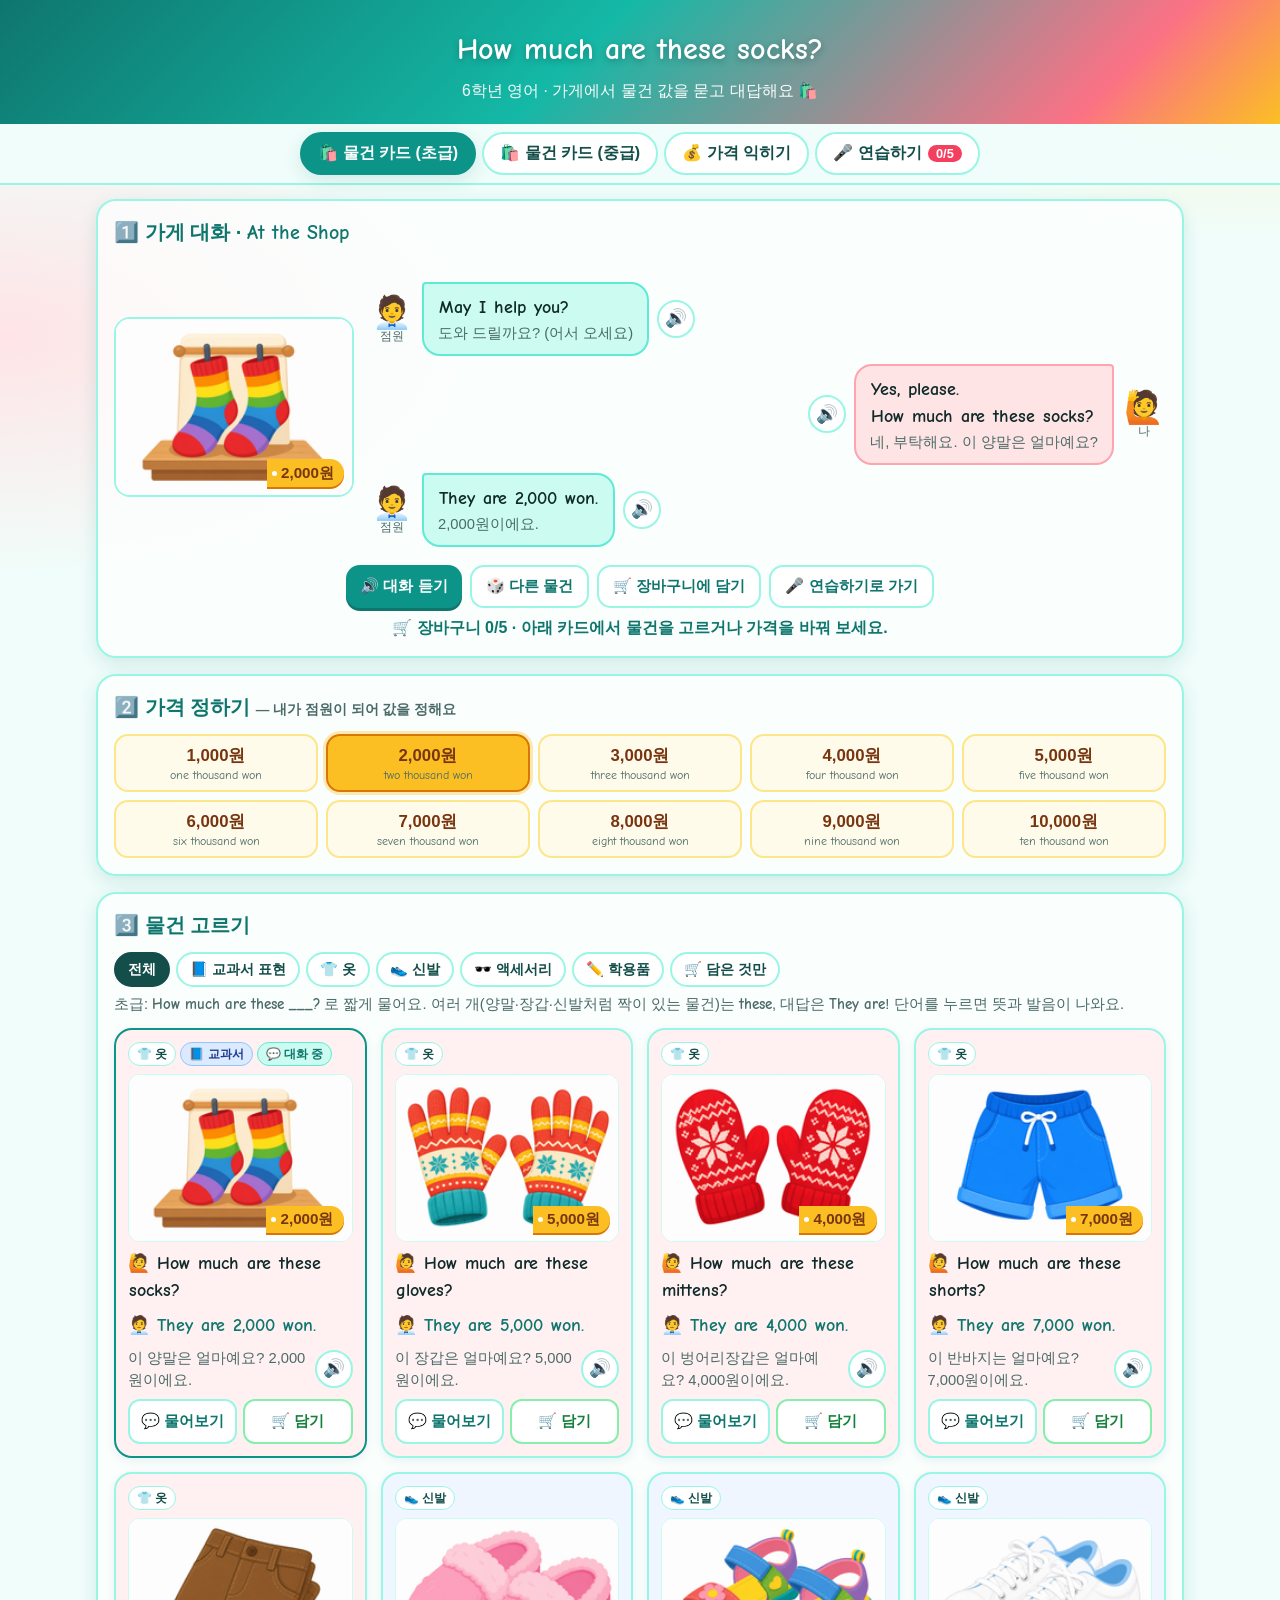
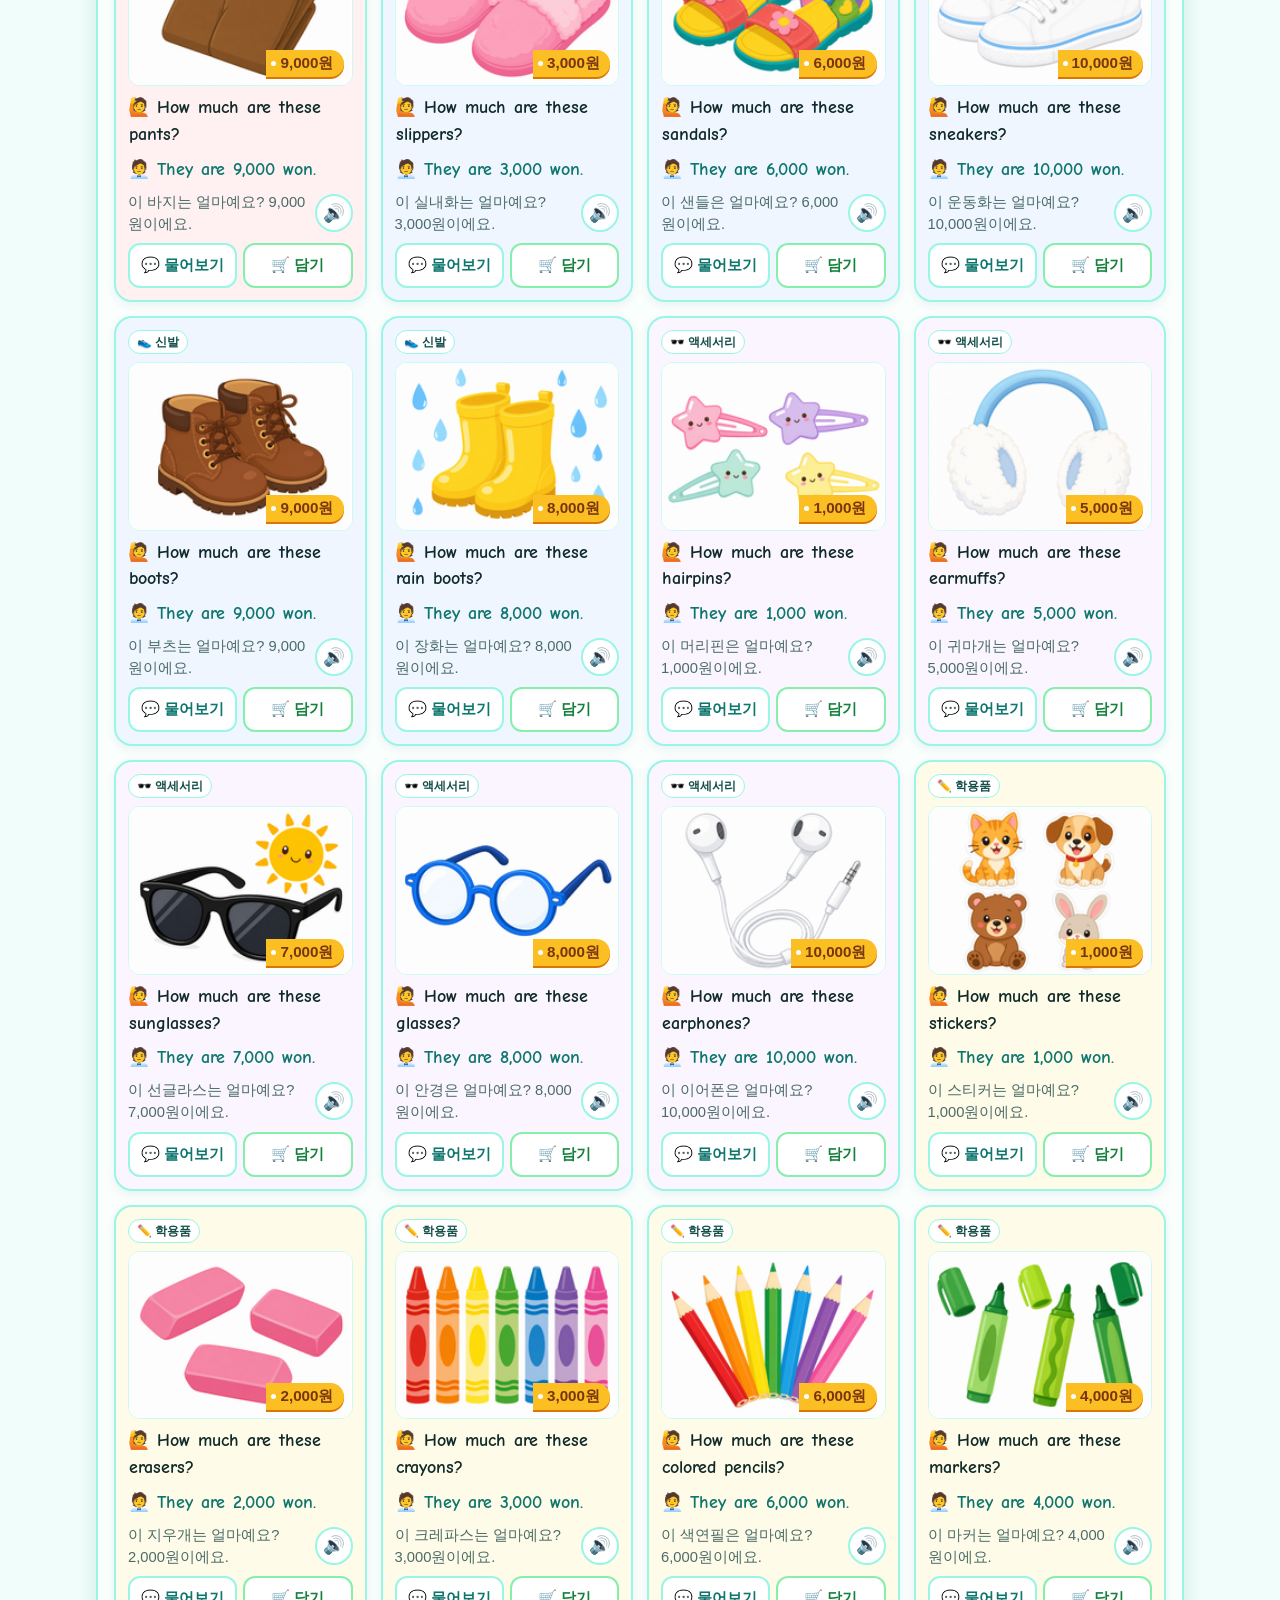
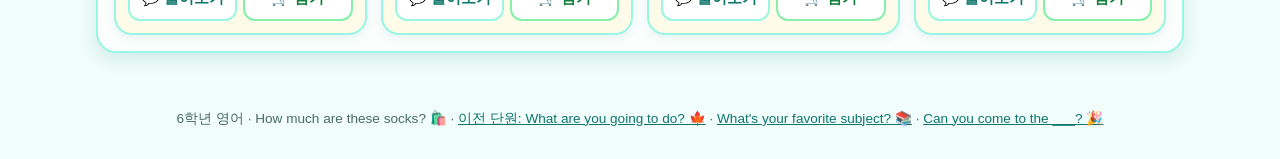
<file: index.html>
<!DOCTYPE html>
<html lang="ko">
<head>
  <meta charset="UTF-8" />
  <meta name="viewport" content="width=device-width, initial-scale=1.0" />
  <title>How much are these socks? · 물건 값 묻고 답하기</title>
  <link rel="stylesheet" href="https://hangeul.pstatic.net/hangeul_static/css/nanum-square-round.css" />
  <link rel="stylesheet" href="https://fonts.googleapis.com/css2?family=Comic+Neue:wght@400;700&display=swap" />
  <link rel="stylesheet" href="style.css" />
</head>
<body>
  <header class="app-header">
    <div class="floaters" aria-hidden="true">
      <span>🛍️</span><span>🧦</span><span>💰</span><span>👟</span><span>🪙</span><span>🧤</span><span>🛒</span><span>🕶️</span>
    </div>
    <h1><span class="en">How much are these socks?</span></h1>
    <p class="subtitle">6학년 영어 · 가게에서 물건 값을 묻고 대답해요 🛍️</p>
  </header>

  <nav class="tabs" role="tablist">
    <button class="tab-btn active" data-tab="easy" role="tab">🛍️ <span class="full">물건 카드 (초급)</span><span class="short">초급</span></button>
    <button class="tab-btn" data-tab="mid" role="tab">🛍️ <span class="full">물건 카드 (중급)</span><span class="short">중급</span></button>
    <button class="tab-btn" data-tab="price" role="tab">💰 <span class="full">가격 익히기</span><span class="short">가격</span></button>
    <button class="tab-btn" data-tab="practice" role="tab">🎤 <span class="full">연습하기</span><span class="short">연습</span> <span id="cart-count" class="tab-count">0/5</span></button>
  </nav>

  <main>
    <section id="tab-easy" class="tab-panel active" data-level="easy"></section>
    <section id="tab-mid" class="tab-panel" data-level="mid"></section>

    <section id="tab-price" class="tab-panel">
      <div class="block">
        <h2>💰 가격 10가지 · <span class="en">Prices</span></h2>
        <p class="hint">천 원 단위 가격이에요. 카드를 누르면 <b class="en">They are ___ won.</b> 으로 읽어 줘요. <b class="en">thousand</b> = 천(1,000)</p>
        <div id="price-grid" class="price-grid"></div>
      </div>
      <div class="block">
        <h2>🎧 가격 듣기 퀴즈</h2>
        <p class="hint">점원의 대답을 듣고 알맞은 가격을 골라요.</p>
        <div id="quiz" class="quiz"></div>
      </div>
    </section>

    <section id="tab-practice" class="tab-panel">
      <div class="block summary-block no-print">
        <div class="summary">
          <span class="stat">🎙️ 총 연습 <b id="sum-total">0</b>회</span>
          <span class="stat">📊 평균 정확도 <b id="sum-avg">-</b></span>
          <span class="stat">✅ 연습한 문장 <b id="sum-done">0/2</b></span>
        </div>
        <div class="btn-row">
          <button id="btn-clear" class="btn soft">🧹 기록 지우기</button>
          <button id="btn-listen-all" class="btn soft">🔊 전체 듣기</button>
          <button id="btn-print" class="btn soft">🖨️ 인쇄하기</button>
        </div>
        <p id="mic-support" class="hint"></p>
      </div>

      <div class="block greet-block">
        <h2>👋 인사하기 · <span class="en">Greeting</span></h2>
        <ol id="greet-list" class="plan-list"></ol>
      </div>

      <div class="block plan-block">
        <h2>🛒 나의 쇼핑 목록 · <span class="en">My Shopping List</span> <span id="cart-total" class="cart-total"></span></h2>
        <ol id="cart-list" class="plan-list"></ol>
      </div>
    </section>
  </main>

  <div id="word-popup" class="word-popup hidden" role="tooltip"></div>

  <footer class="app-footer no-print">
    6학년 영어 · How much are these socks? 🛍️ ·
    <a href="going-to/index.html">이전 단원: What are you going to do? 🍁</a> ·
    <a href="favorite-subject/index.html">What's your favorite subject? 📚</a> ·
    <a href="invite/index.html">Can you come to the ___? 🎉</a>
  </footer>

  <script src="data.js"></script>
  <script src="score.js"></script>
  <script src="app.js"></script>
</body>
</html>
</file>
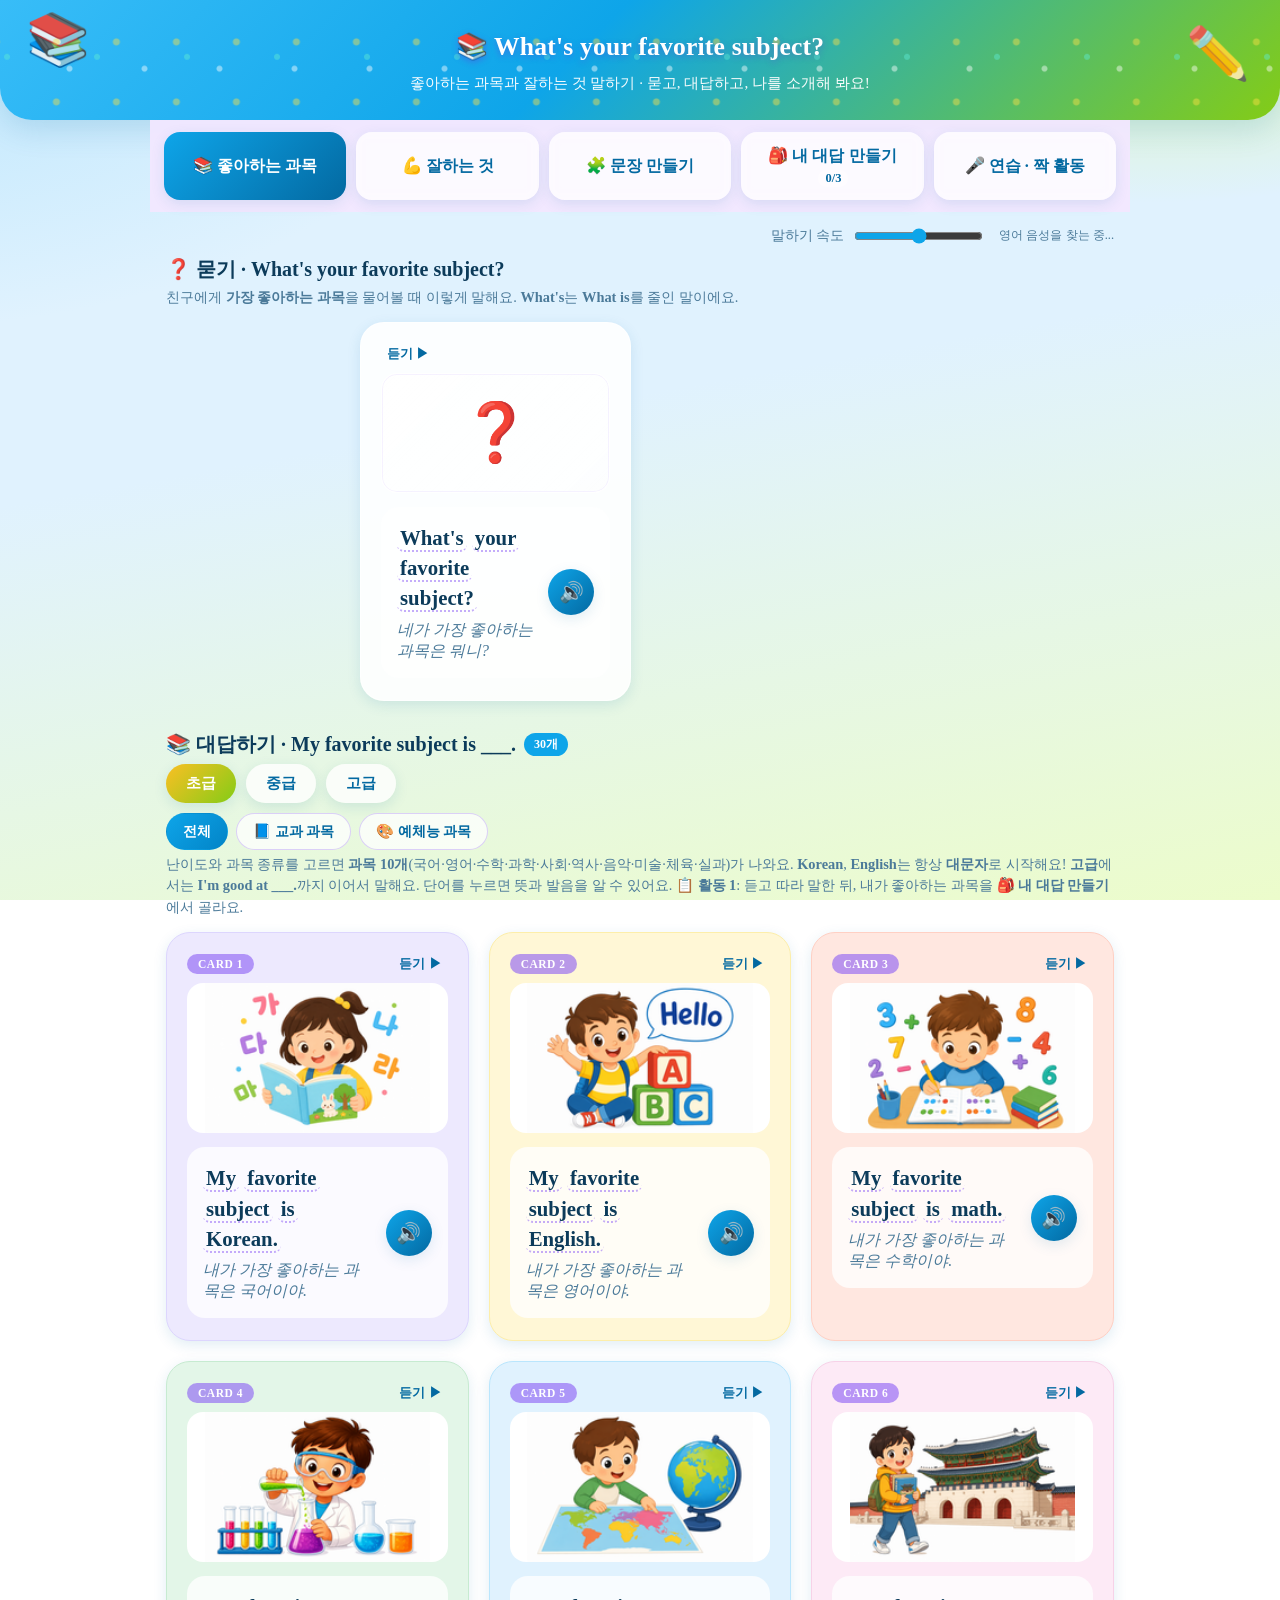
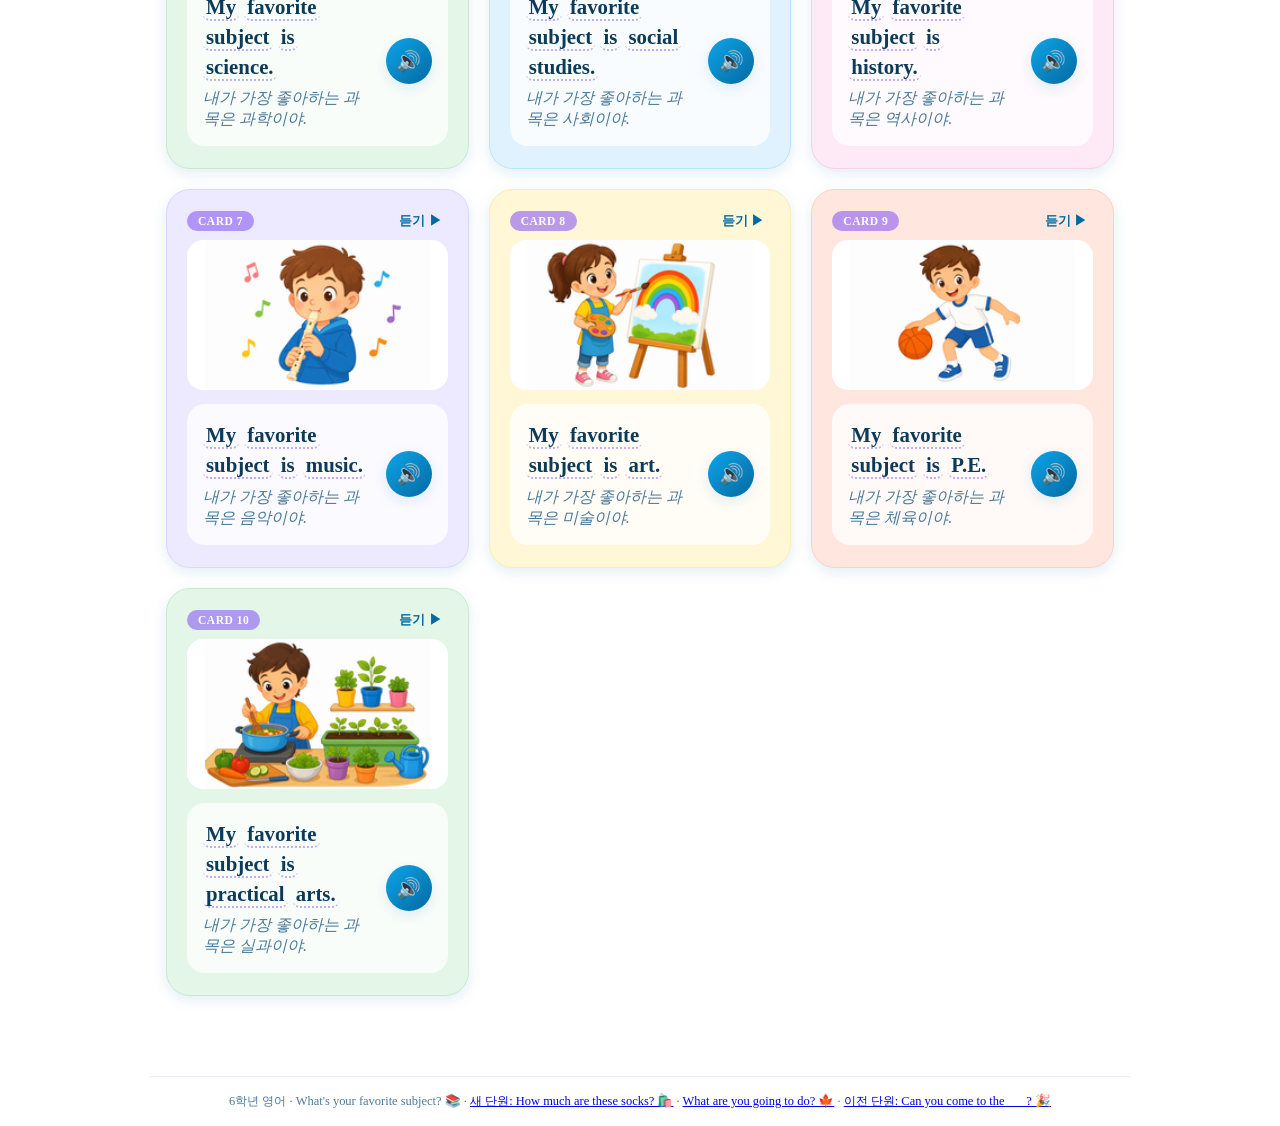
<file: favorite-subject/index.html>
<!DOCTYPE html>
<html lang="ko">
<head>
  <meta charset="UTF-8" />
  <meta name="viewport" content="width=device-width, initial-scale=1.0" />
  <title>What's your favorite subject? · 좋아하는 과목 말하기</title>
  <link rel="stylesheet" href="https://hangeul.pstatic.net/hangeul_static/css/nanum-square-round.css" />
  <link rel="stylesheet" href="style.css" />
  <style>
    /* 📚 학교 테마 — 기존 파티 테마 색만 바꿈 */
    :root {
      --bg1: #e0f2fe; --bg2: #ecfccb;
      --primary: #0ea5e9; --primary-dark: #0369a1;
      --accent: #84cc16; --sea: #0284c7;
      --text: #0c3b5a; --muted: #4b7a99;
      --ring: rgba(14, 165, 233, 0.4);
      --shadow: 0 10px 30px rgba(3, 105, 161, 0.16);
      --shadow-sm: 0 4px 14px rgba(3, 105, 161, 0.12);
    }
    body {
      background:
        radial-gradient(900px 500px at 90% -8%, #d9f99d 0%, transparent 55%),
        radial-gradient(1100px 600px at -10% 0%, #bae6fd 0%, transparent 55%),
        linear-gradient(170deg, var(--bg1) 0%, #e0f2fe 45%, var(--bg2) 100%);
      background-attachment: fixed;
    }
    .app-header { background: linear-gradient(135deg, #38bdf8 0%, #0ea5e9 45%, #84cc16 100%); }
    .question-card { max-width: 560px; margin: 0 auto; }
    /* Canva 그림: 잘리지 않게 전체 표시 */
    .card .photo { object-fit: contain; background: #fff; }
  </style>
</head>
<body>
  <header class="app-header">
    <div class="balloon balloon1">📚</div>
    <div class="balloon balloon2">✏️</div>
    <div class="confetti"></div>
    <h1>📚 What's your favorite subject?</h1>
    <p class="subtitle">좋아하는 과목과 잘하는 것 말하기 · 묻고, 대답하고, 나를 소개해 봐요!</p>
  </header>

  <nav class="tabs">
    <button class="tab-btn active" data-tab="suggest">📚 좋아하는 과목</button>
    <button class="tab-btn" data-tab="answer">💪 잘하는 것</button>
    <button class="tab-btn" data-tab="meet">🧩 문장 만들기</button>
    <button class="tab-btn" data-tab="build">🎒 내 대답 만들기 <span id="set-count" class="tab-count">0/3</span></button>
    <button class="tab-btn" data-tab="practice">🎤 연습 · 짝 활동</button>
  </nav>

  <div class="toolbar">
    <label class="speed-control">말하기 속도
      <input id="rate" type="range" min="0.6" max="1.1" step="0.05" value="0.85" />
    </label>
    <span id="voice-status" class="voice-status"></span>
  </div>

  <main>
    <!-- ===== 좋아하는 과목 (My favorite subject is ~.) ===== -->
    <section id="tab-suggest" class="tab-panel active">
      <div class="section-block">
        <h2>❓ 묻기 · What's your favorite subject?</h2>
        <p class="hint">친구에게 <b>가장 좋아하는 과목</b>을 물어볼 때 이렇게 말해요. <b>What's</b>는 <b>What is</b>를 줄인 말이에요.</p>
        <div id="question-grid" class="card-grid question-card"></div>
      </div>
      <div class="section-block">
        <h2>📚 대답하기 · My favorite subject is ___. <span class="count">30개</span></h2>
        <div class="level-switch">
          <button class="level-btn active" data-level="beginner">초급</button>
          <button class="level-btn" data-level="intermediate">중급</button>
          <button class="level-btn" data-level="advanced">고급</button>
        </div>
        <div class="cat-switch">
          <button class="cat-btn active" data-cat="all">전체</button>
          <button class="cat-btn" data-cat="main">📘 교과 과목</button>
          <button class="cat-btn" data-cat="arts">🎨 예체능 과목</button>
        </div>
        <p class="hint">난이도와 과목 종류를 고르면 <b>과목 10개</b>(국어·영어·수학·과학·사회·역사·음악·미술·체육·실과)가 나와요. <b>Korean</b>, <b>English</b>는 항상 <b>대문자</b>로 시작해요! <b>고급</b>에서는 <b>I'm good at ___.</b>까지 이어서 말해요. 단어를 누르면 뜻과 발음을 알 수 있어요. <b>📋 활동 1</b>: 듣고 따라 말한 뒤, 내가 좋아하는 과목을 <b>🎒 내 대답 만들기</b>에서 골라요.</p>
        <div id="suggestion-grid" class="card-grid five"></div>
      </div>
    </section>

    <!-- ===== 잘하는 것 (I'm good at ~.) ===== -->
    <section id="tab-answer" class="tab-panel">
      <p class="hint" style="margin-bottom:18px">💡 좋아하는 과목을 말한 뒤 <b>I'm good at ___.</b> 으로 <b>내가 잘하는 것</b>을 말해요. <b>I'm</b>은 <b>I am</b>을 줄인 말이고, <b>at</b> 뒤에는 <b>singing, dancing</b>처럼 <b>-ing</b> 모양이 와요.</p>
      <div class="section-block">
        <h2>💪 잘하는 것 · I'm good at ___. <span class="count">10개</span></h2>
        <p class="hint">카드를 보고 듣고 따라 말해요.</p>
        <div id="accept-grid" class="card-grid five"></div>
      </div>
      <div class="section-block">
        <h2>✍️ 빈칸 채우기 <span class="count">10개</span></h2>
        <p class="hint">내가 잘하는 것을 골라 빈칸을 채워요.</p>
        <div class="fill-box" id="refuse-fill">
          <div class="fill-pattern">I'm good at <span class="blank" id="refuse-blank">________</span>.</div>
          <div class="fill-ko" id="refuse-ko">나는 ________을(를) 잘해.</div>
          <div class="chip-group-title">💪 잘하는 것 (I'm good at ___.)</div>
          <div id="refuse-chips" class="chip-row wrap"></div>
          <div class="fill-actions" id="refuse-actions"></div>
        </div>
      </div>
    </section>

    <!-- ===== 문장 만들기 (My favorite subject is ~. I'm good at ~.) ===== -->
    <section id="tab-meet" class="tab-panel">
      <p class="hint" style="margin-bottom:18px">💡 <b>What's your favorite subject?</b> 라는 질문을 받으면 <b>좋아하는 과목</b>과 <b>잘하는 것</b>을 이어서 말해 봐요.</p>
      <div class="section-block">
        <h2>🧩 두 문장 이어 말하기 <span class="count">과목 10 · 잘하는 것 10</span></h2>
        <p class="hint">과목과 잘하는 것을 골라 빈칸을 채우면 문장이 완성돼요. 완성된 문장을 들어 보세요.</p>
        <div class="fill-box" id="meet-fill">
          <div class="fill-pattern">My favorite subject is <span class="blank" id="meet-place-blank">________</span><span id="meet-place-dot">.</span> I'm good at <span class="blank" id="meet-time-blank">________</span>.</div>
          <div class="fill-ko" id="meet-ko">내가 가장 좋아하는 과목은 ________이야. 나는 ________을(를) 잘해.</div>
          <div class="chip-group-title">📚 과목 (Subject)</div>
          <div id="meet-place-chips" class="chip-row wrap"></div>
          <div class="chip-group-title">💪 잘하는 것 (Good at)</div>
          <div id="meet-time-chips" class="chip-row wrap"></div>
          <div class="fill-actions" id="meet-actions"></div>
        </div>
      </div>
    </section>

    <!-- ===== 🎒 내 대답 만들기 (카드 3개) ===== -->
    <section id="tab-build" class="tab-panel">
      <div class="section-block">
        <h2>🎒 내 대답 만들기 <span class="count">3개</span></h2>
        <p class="hint"><b>📋 활동 2</b>: 내가 할 대답 카드를 <b>3개</b> 만들어요. 카드마다 <b>좋아하는 과목 1개</b>와 <b>잘하는 것 1개</b>를 고르면 돼요. 다 만들면 아래 <b>📝 활동지에 적기</b> 표를 보고 영어로 옮겨 적고, <b>🎤 연습 · 짝 활동</b>에서 말해 봐요.</p>

        <div class="set-tabs" id="set-tabs">
          <button class="set-tab active" data-set="0">카드 1</button>
          <button class="set-tab" data-set="1">카드 2</button>
          <button class="set-tab" data-set="2">카드 3</button>
        </div>

        <div class="fill-box dialog-box">
          <div class="br-dialogue">
            <div class="br-line line-a">
              <span class="br-who">🙋 친구</span>
              <div class="br-bubble">
                <div class="br-sentence" id="set-question"></div>
                <div class="br-ko">네가 가장 좋아하는 과목은 뭐니?</div>
              </div>
              <button class="speak-btn small" id="set-speak-invite" aria-label="이 줄 듣기">🔊</button>
            </div>
            <div class="br-line line-b">
              <span class="br-who">🙆 나</span>
              <div class="br-bubble">
                <div class="br-sentence">My favorite subject is <span class="blank" id="set-event">________</span><span id="set-event-dot">.</span></div>
                <div class="br-ko" id="set-event-ko">내가 가장 좋아하는 과목은 ________이야.</div>
              </div>
              <button class="speak-btn small" id="set-speak-answer" aria-label="이 줄 듣기">🔊</button>
            </div>
            <div class="br-line line-b">
              <span class="br-who">🙆 나</span>
              <div class="br-bubble">
                <div class="br-sentence">I'm good at <span class="blank" id="set-place">________</span>.</div>
                <div class="br-ko" id="set-meet-ko">나는 ________을(를) 잘해.</div>
              </div>
              <button class="speak-btn small" id="set-speak-meet" aria-label="이 줄 듣기">🔊</button>
            </div>
          </div>
          <div class="dlg-status" id="set-status"></div>
          <div class="fill-actions">
            <button id="set-listen" class="btn primary" disabled>🔊 대화 듣기</button>
            <button id="set-random" class="btn ghost">🎲 무작위로 채우기</button>
            <button id="set-clear" class="btn ghost">🧹 이 카드 비우기</button>
          </div>
        </div>

        <div class="build-step">
          <h3 class="build-label">1️⃣ 좋아하는 과목 고르기 <span class="build-sub">My favorite subject is ___.</span></h3>
          <div id="build-events"></div>
        </div>
        <div class="build-step">
          <h3 class="build-label">2️⃣ 잘하는 것 고르기 <span class="build-sub">I'm good at ___.</span></h3>
          <div id="build-place" class="chip-row wrap"></div>
        </div>
      </div>

      <div class="section-block">
        <h2>📝 활동지에 적기 <span class="count">활동 2</span></h2>
        <p class="hint">영어 문장을 보고 그대로 옮겨 적어요. 🔊를 누르면 읽어 줘요.</p>
        <div id="sheet-summary" class="sheet-table"></div>
      </div>
    </section>

    <!-- ===== 🎤 연습 · 짝 활동 ===== -->
    <section id="tab-practice" class="tab-panel">
      <div class="section-block">
        <h2>👫 짝 활동 카드 <span class="count">활동 3</span></h2>
        <p class="hint"><b>📋 활동 3</b>: 짝에게 <b>What's your favorite subject?</b> 라고 물어요. 친구가 대답하면 활동지에 <b>친구 이름 · 좋아하는 과목 · 잘하는 것</b>을 적어요. 친구가 나에게 물으면 내 카드를 보고 대답해요!</p>
        <div id="pair-cards" class="pair-cards"></div>
      </div>
      <div class="section-block">
        <h2>🎤 컴퓨터와 미리 연습하기</h2>
        <p class="hint">짝 활동 전에 혼자 연습해요. 줄마다 <b>🎙️ 말하기</b>로 정확도를 재고, <b>🎭 역할극</b>에서 내가 <b>A(묻는 사람)</b> 또는 <b>B(대답하는 사람)</b>를 맡으면 컴퓨터가 상대 역할을 읽어 줘요. (Chrome 권장)</p>
        <p id="practice-empty" class="practice-empty">
          아직 만든 카드가 없어요! <b>🎒 내 대답 만들기</b> 탭에서 과목과 잘하는 것을 골라 보세요.
        </p>
        <div id="practice-list" class="practice-list"></div>
      </div>
    </section>

  </main>

  <footer class="app-footer">
    <span class="voice-status">6학년 영어 · What's your favorite subject? 📚 · <a href="../index.html">새 단원: How much are these socks? 🛍️</a> · <a href="../going-to/index.html">What are you going to do? 🍁</a> · <a href="../invite/index.html">이전 단원: Can you come to the ___? 🎉</a></span>
  </footer>

  <script src="data.js"></script>
  <script src="app.js"></script>
</body>
</html>
</file>
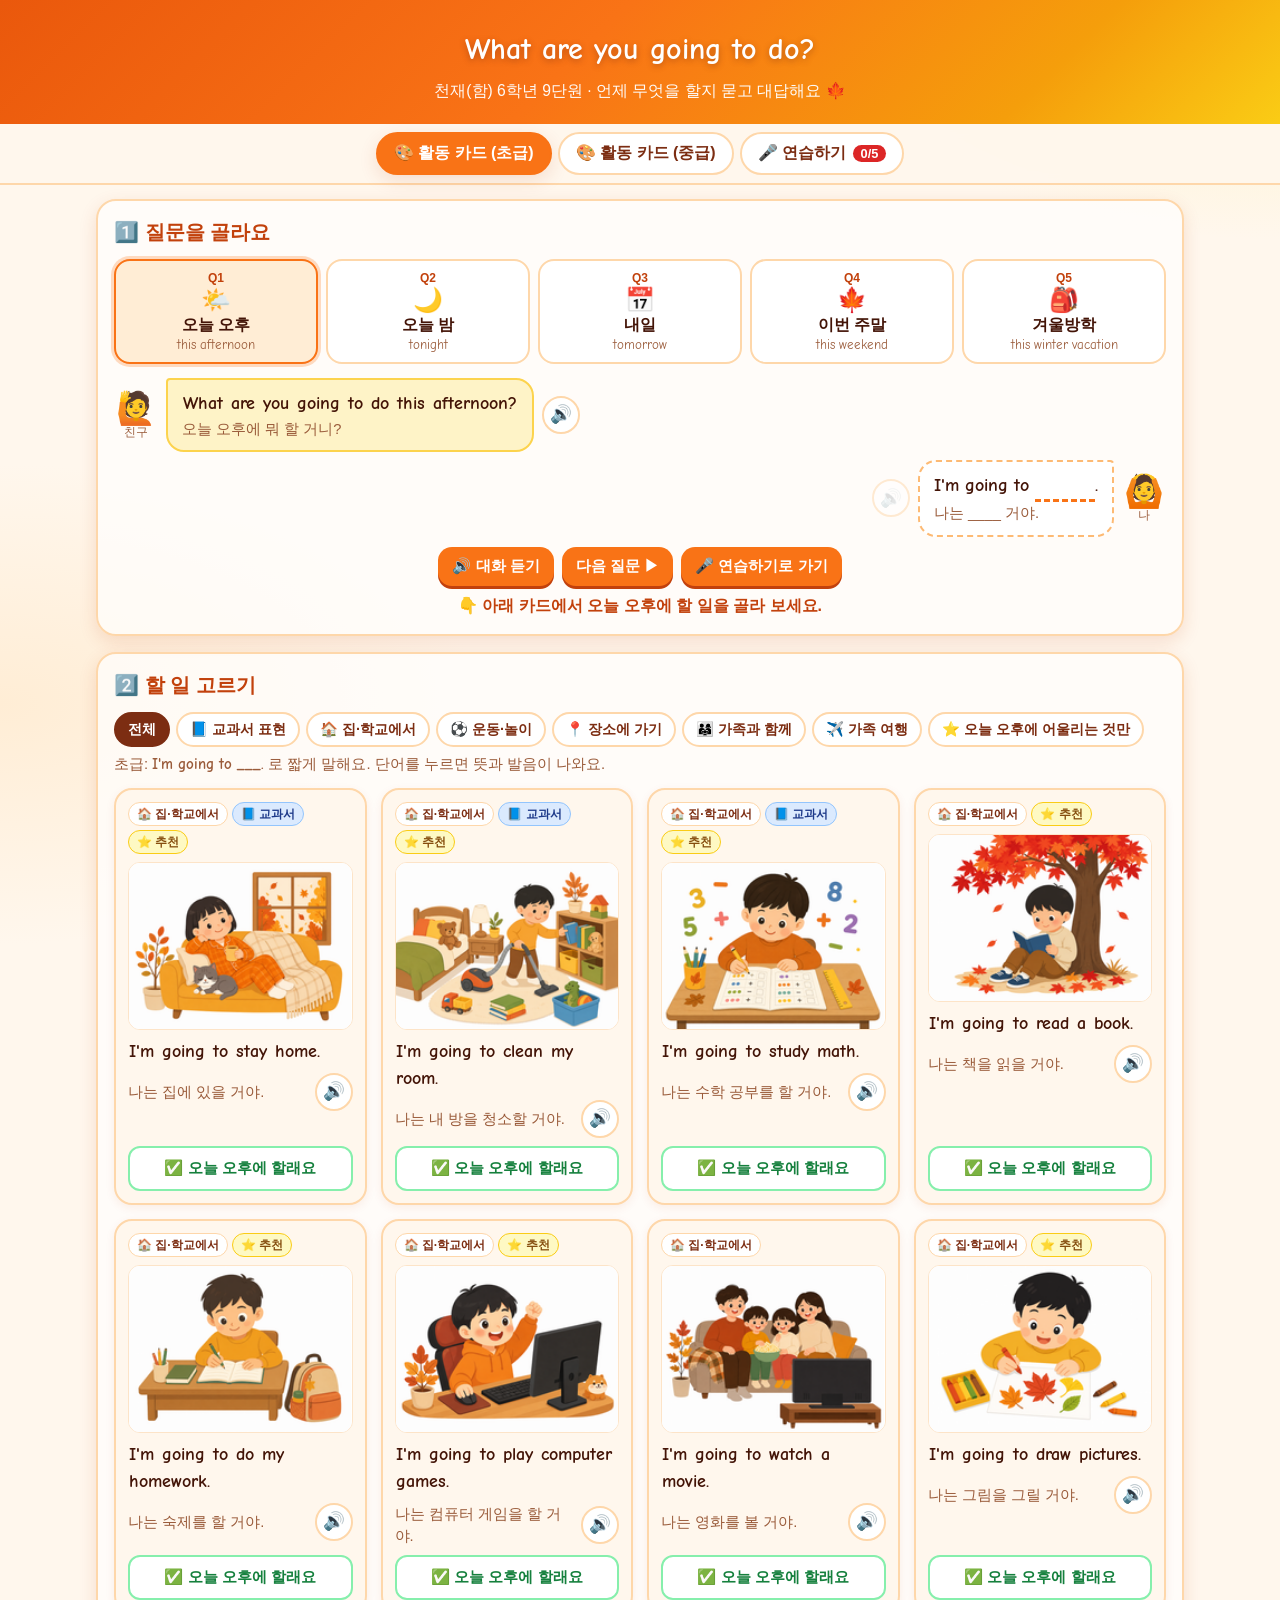
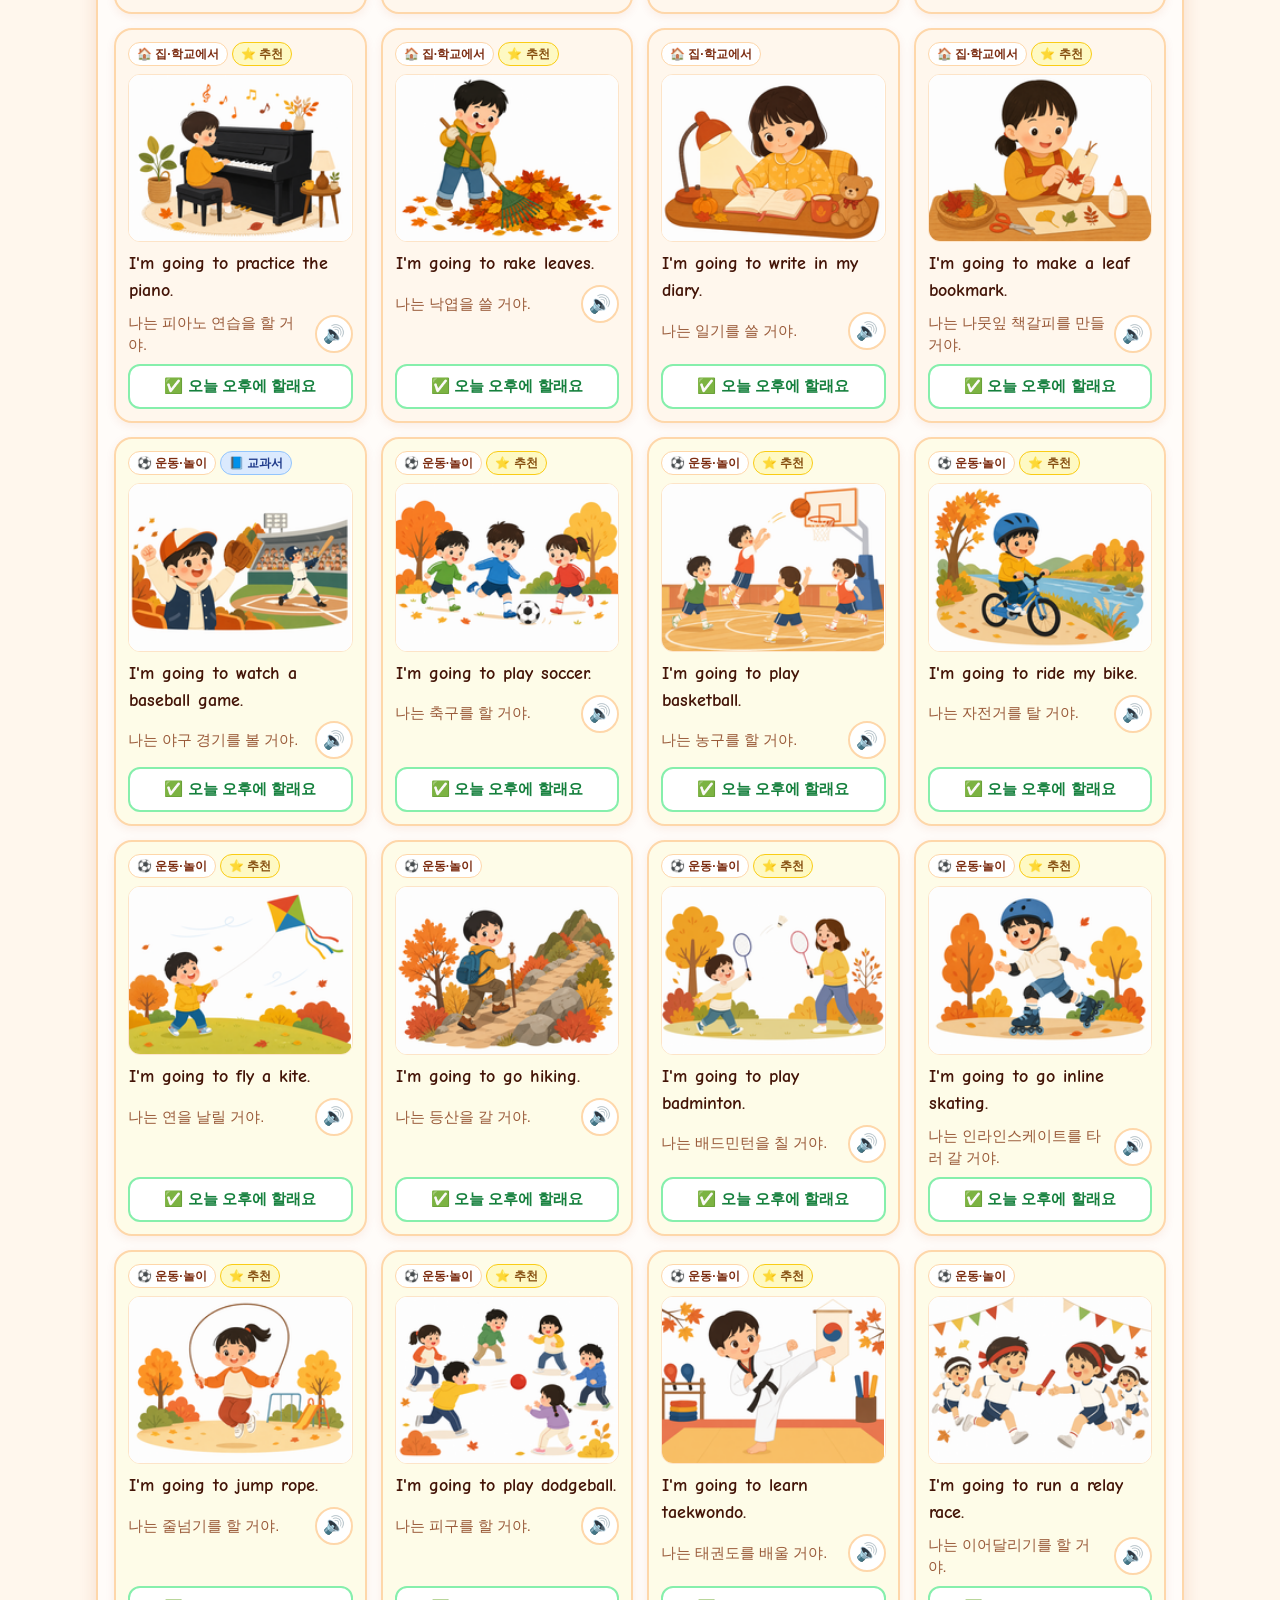
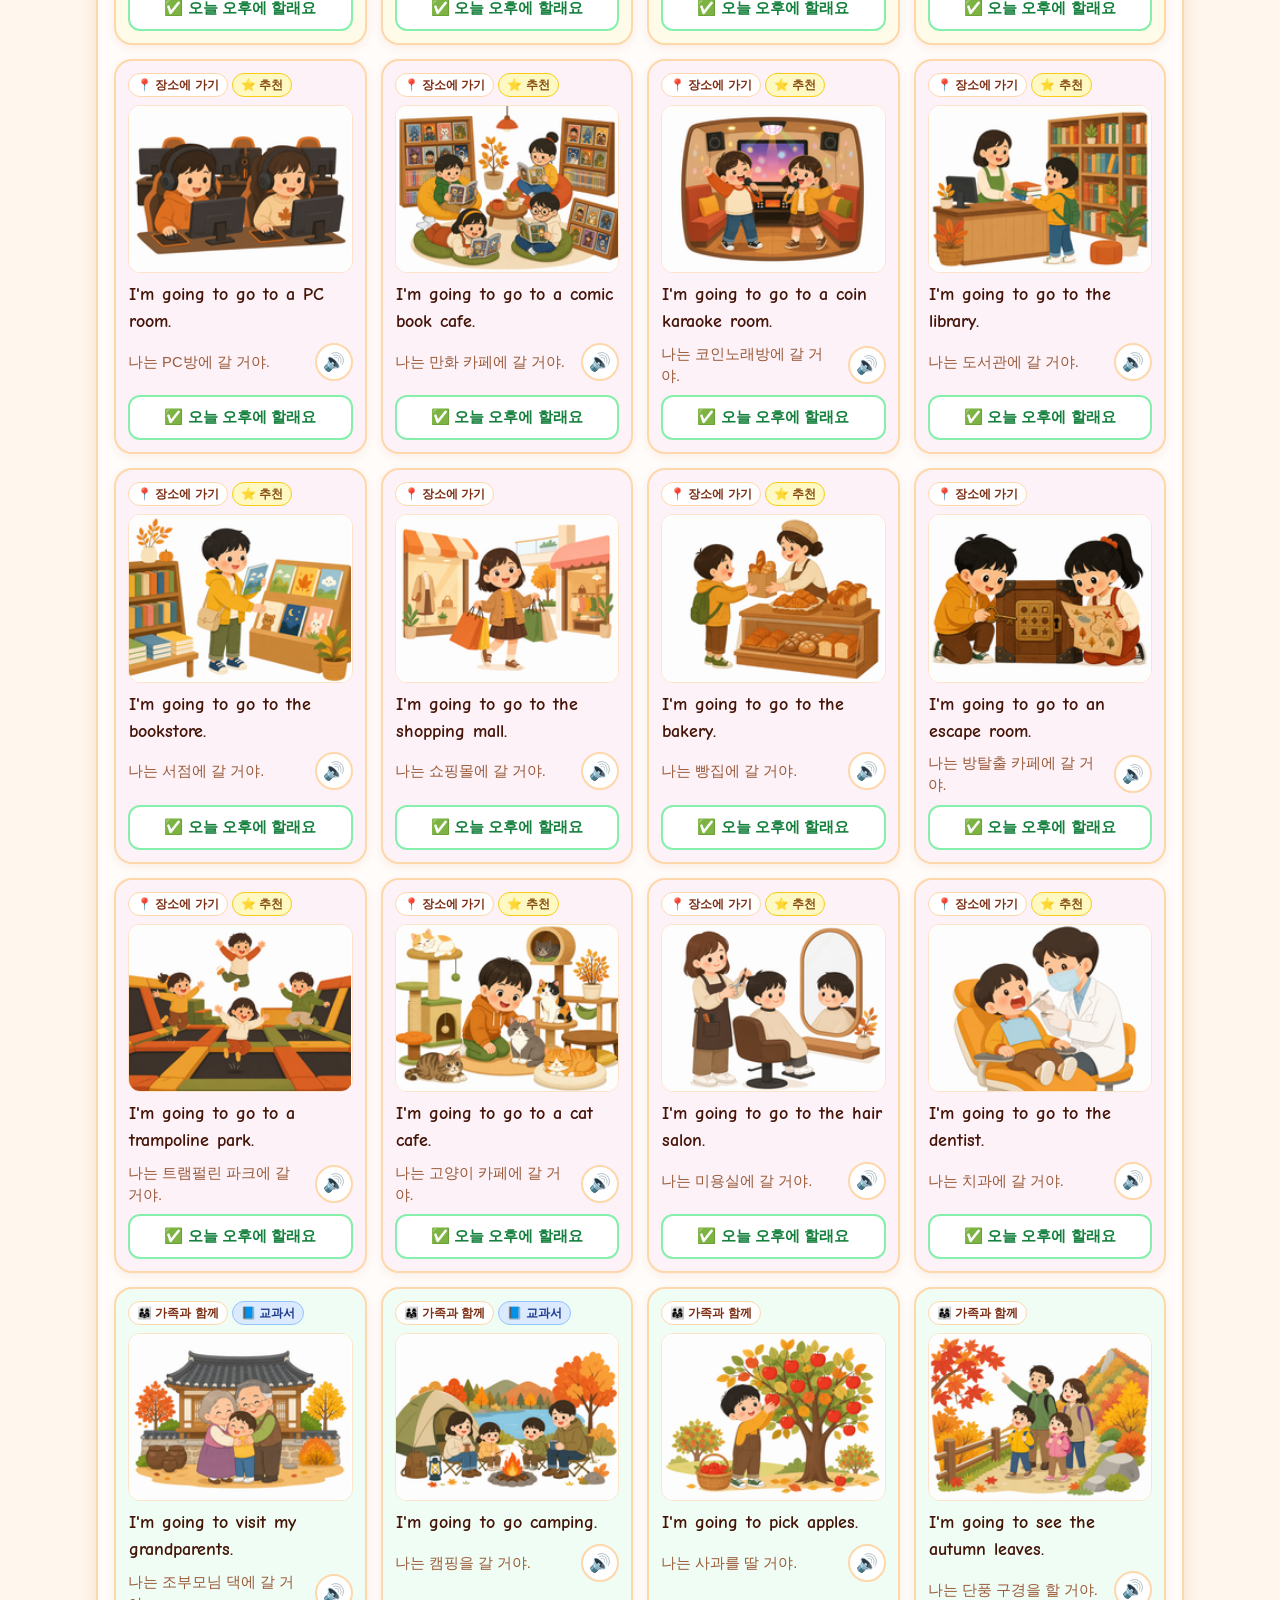
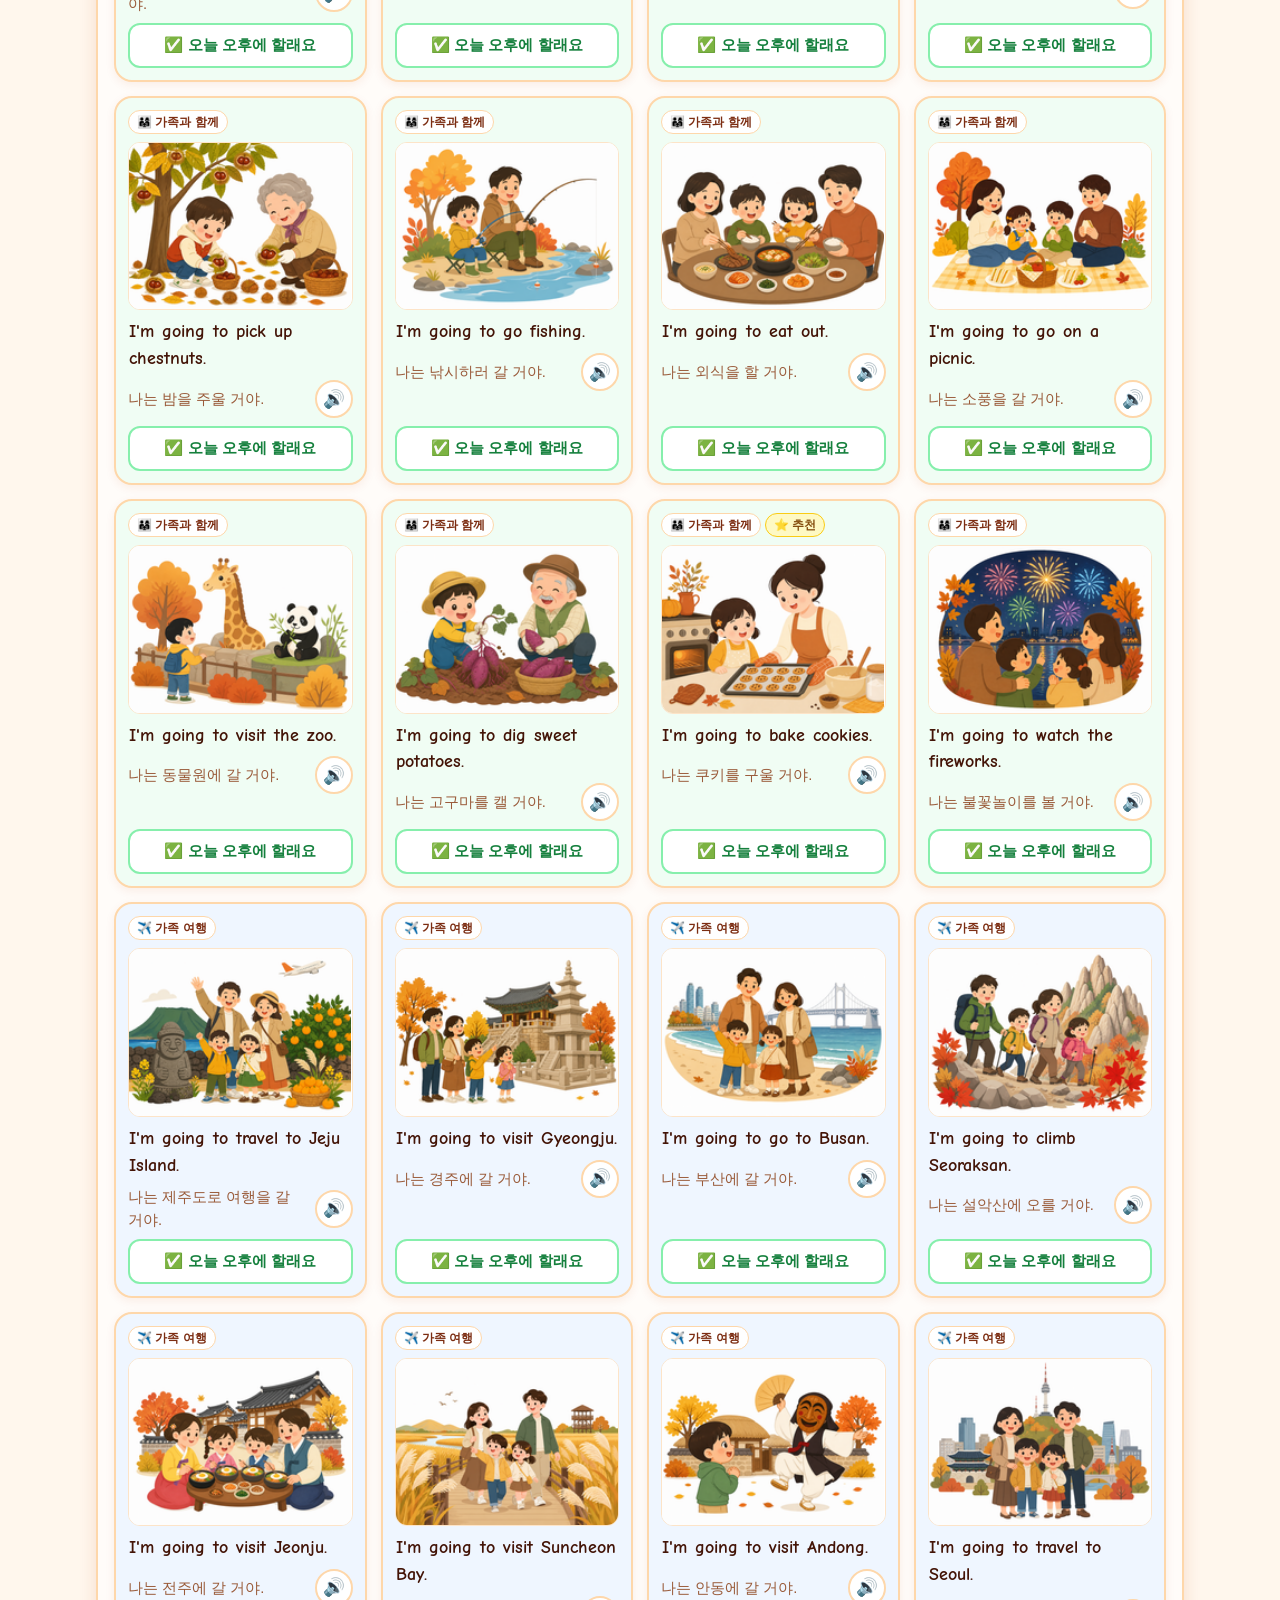
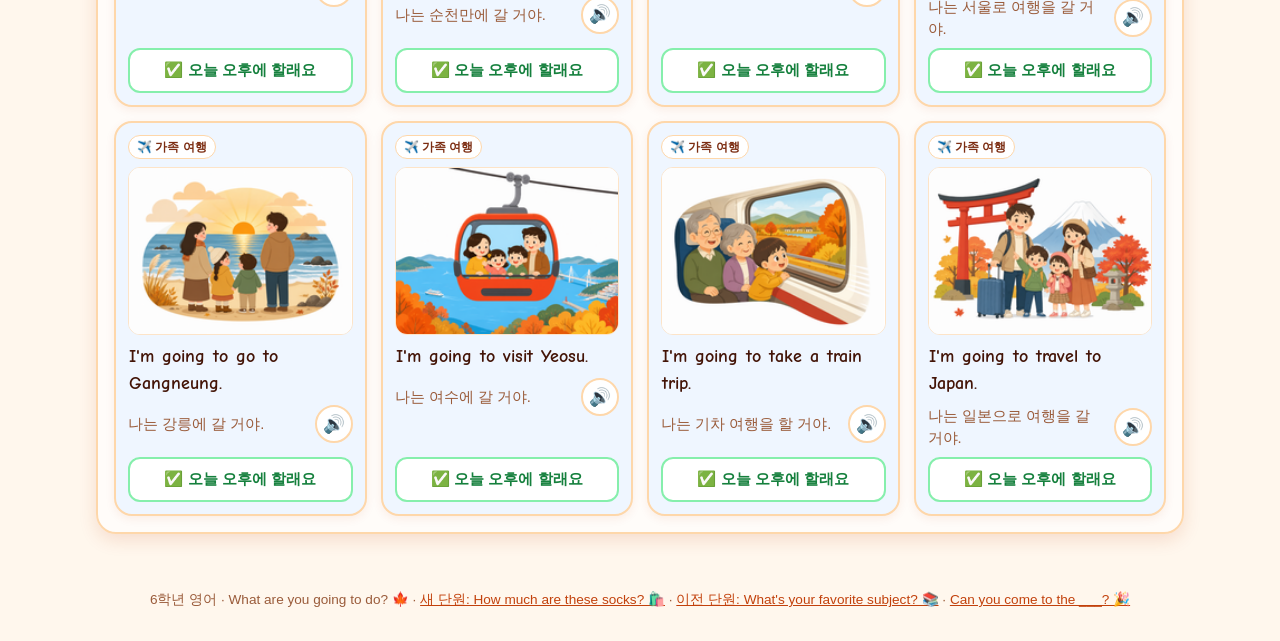
<file: going-to/index.html>
<!DOCTYPE html>
<html lang="ko">
<head>
  <meta charset="UTF-8" />
  <meta name="viewport" content="width=device-width, initial-scale=1.0" />
  <title>What are you going to do? · 나의 계획 말하기</title>
  <link rel="stylesheet" href="https://hangeul.pstatic.net/hangeul_static/css/nanum-square-round.css" />
  <link rel="stylesheet" href="https://fonts.googleapis.com/css2?family=Comic+Neue:wght@400;700&display=swap" />
  <link rel="stylesheet" href="style.css" />
</head>
<body>
  <header class="app-header">
    <div class="leaves" aria-hidden="true">
      <span>🍁</span><span>🍂</span><span>🍁</span><span>🍂</span><span>🍁</span><span>🍂</span><span>🍁</span><span>🍂</span>
    </div>
    <h1><span class="en">What are you going to do?</span></h1>
    <p class="subtitle">천재(함) 6학년 9단원 · 언제 무엇을 할지 묻고 대답해요 🍁</p>
  </header>

  <nav class="tabs" role="tablist">
    <button class="tab-btn active" data-tab="easy" role="tab">🎨 <span class="full">활동 카드 (초급)</span><span class="short">초급 카드</span></button>
    <button class="tab-btn" data-tab="mid" role="tab">🎨 <span class="full">활동 카드 (중급)</span><span class="short">중급 카드</span></button>
    <button class="tab-btn" data-tab="practice" role="tab">🎤 <span class="full">연습하기</span><span class="short">연습</span> <span id="plan-count" class="tab-count">0/5</span></button>
  </nav>

  <main>
    <section id="tab-easy" class="tab-panel active" data-level="easy"></section>
    <section id="tab-mid" class="tab-panel" data-level="mid"></section>

    <section id="tab-practice" class="tab-panel">
      <div class="block summary-block no-print">
        <div class="summary">
          <span class="stat">🎙️ 총 연습 <b id="sum-total">0</b>회</span>
          <span class="stat">📊 평균 정확도 <b id="sum-avg">-</b></span>
          <span class="stat">✅ 연습한 문장 <b id="sum-done">0/5</b></span>
        </div>
        <div class="btn-row">
          <button id="btn-clear" class="btn soft">🧹 기록 지우기</button>
          <button id="btn-listen-all" class="btn soft">🔊 전체 듣기</button>
          <button id="btn-print" class="btn soft">🖨️ 인쇄하기</button>
        </div>
        <p id="mic-support" class="hint"></p>
      </div>

      <div class="block plan-block">
        <h2>📅 나의 계획표 · <span class="en">My Plans</span></h2>
        <ol id="plan-list" class="plan-list"></ol>
      </div>
    </section>
  </main>

  <div id="word-popup" class="word-popup hidden" role="tooltip"></div>

  <footer class="app-footer no-print">
    6학년 영어 · What are you going to do? 🍁 ·
    <a href="../index.html">새 단원: How much are these socks? 🛍️</a> ·
    <a href="../favorite-subject/index.html">이전 단원: What's your favorite subject? 📚</a> ·
    <a href="../invite/index.html">Can you come to the ___? 🎉</a>
  </footer>

  <script src="data.js"></script>
  <script src="score.js"></script>
  <script src="app.js"></script>
</body>
</html>
</file>
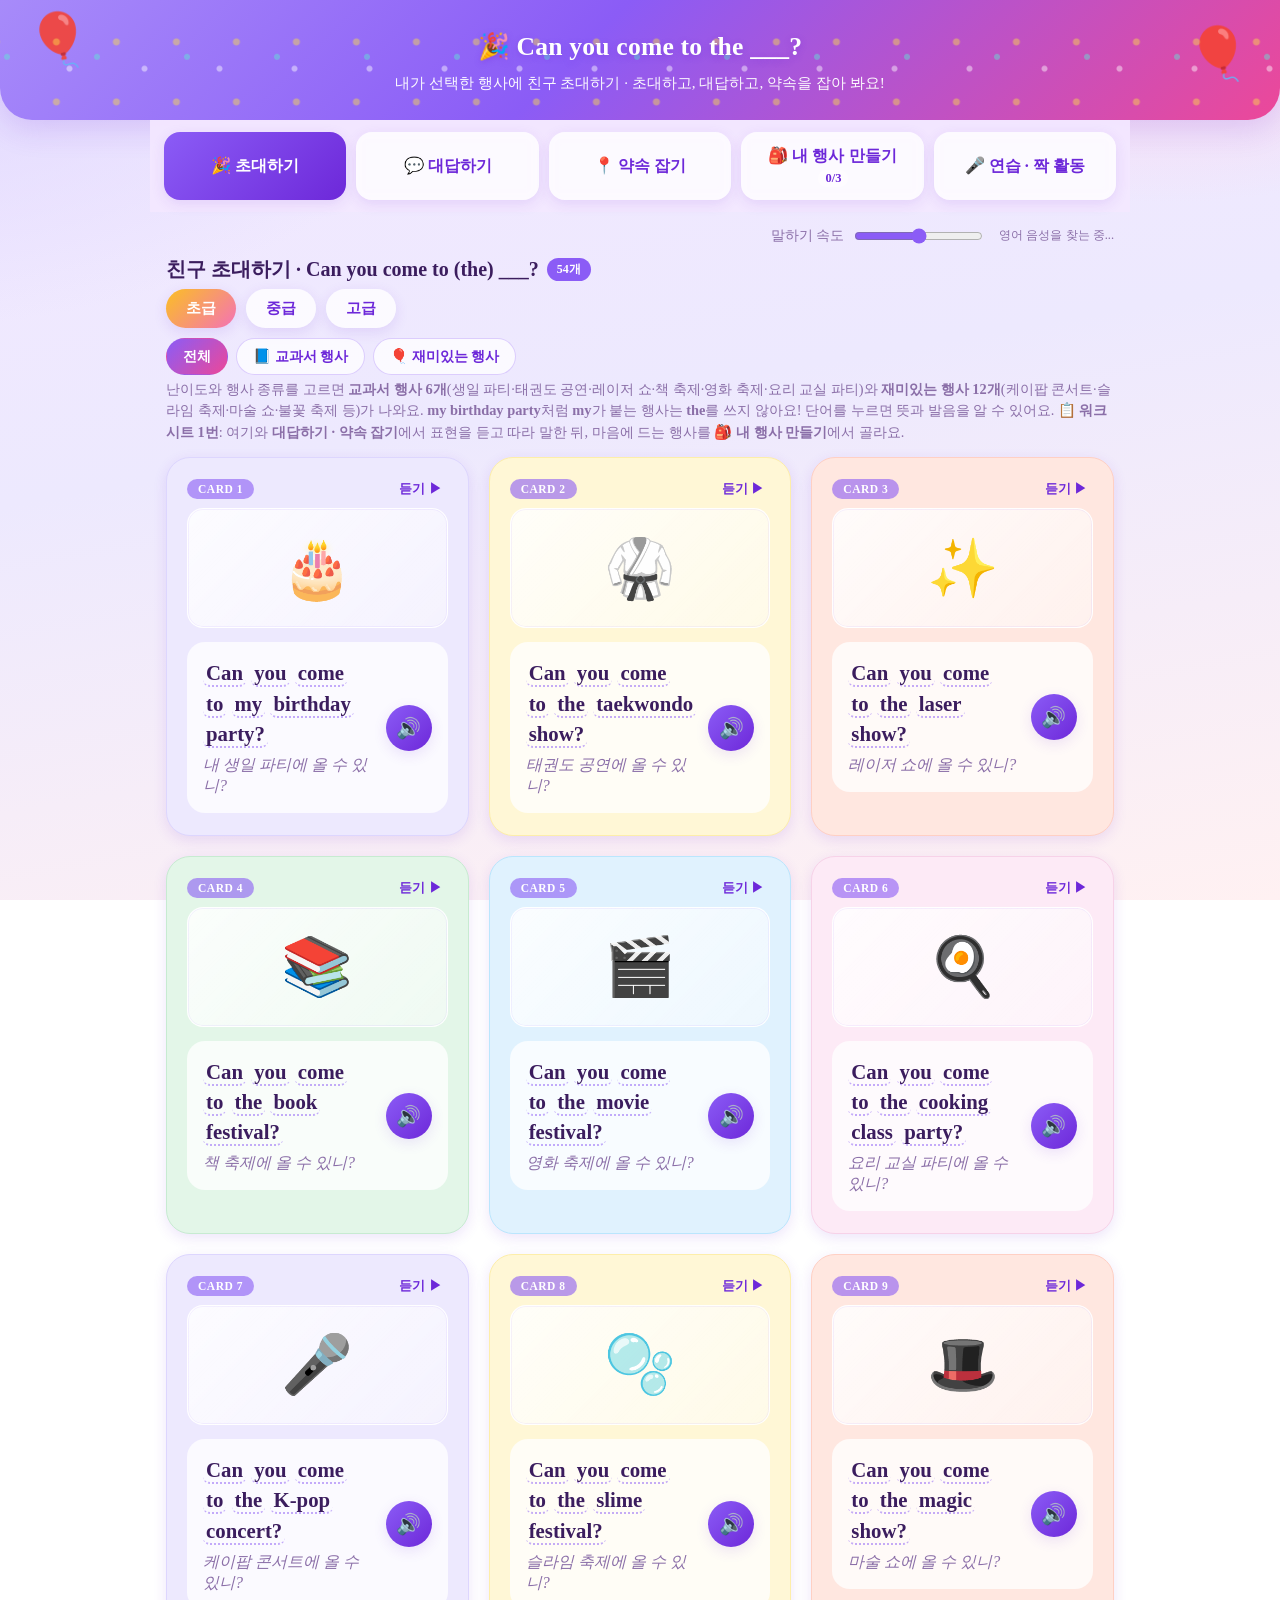
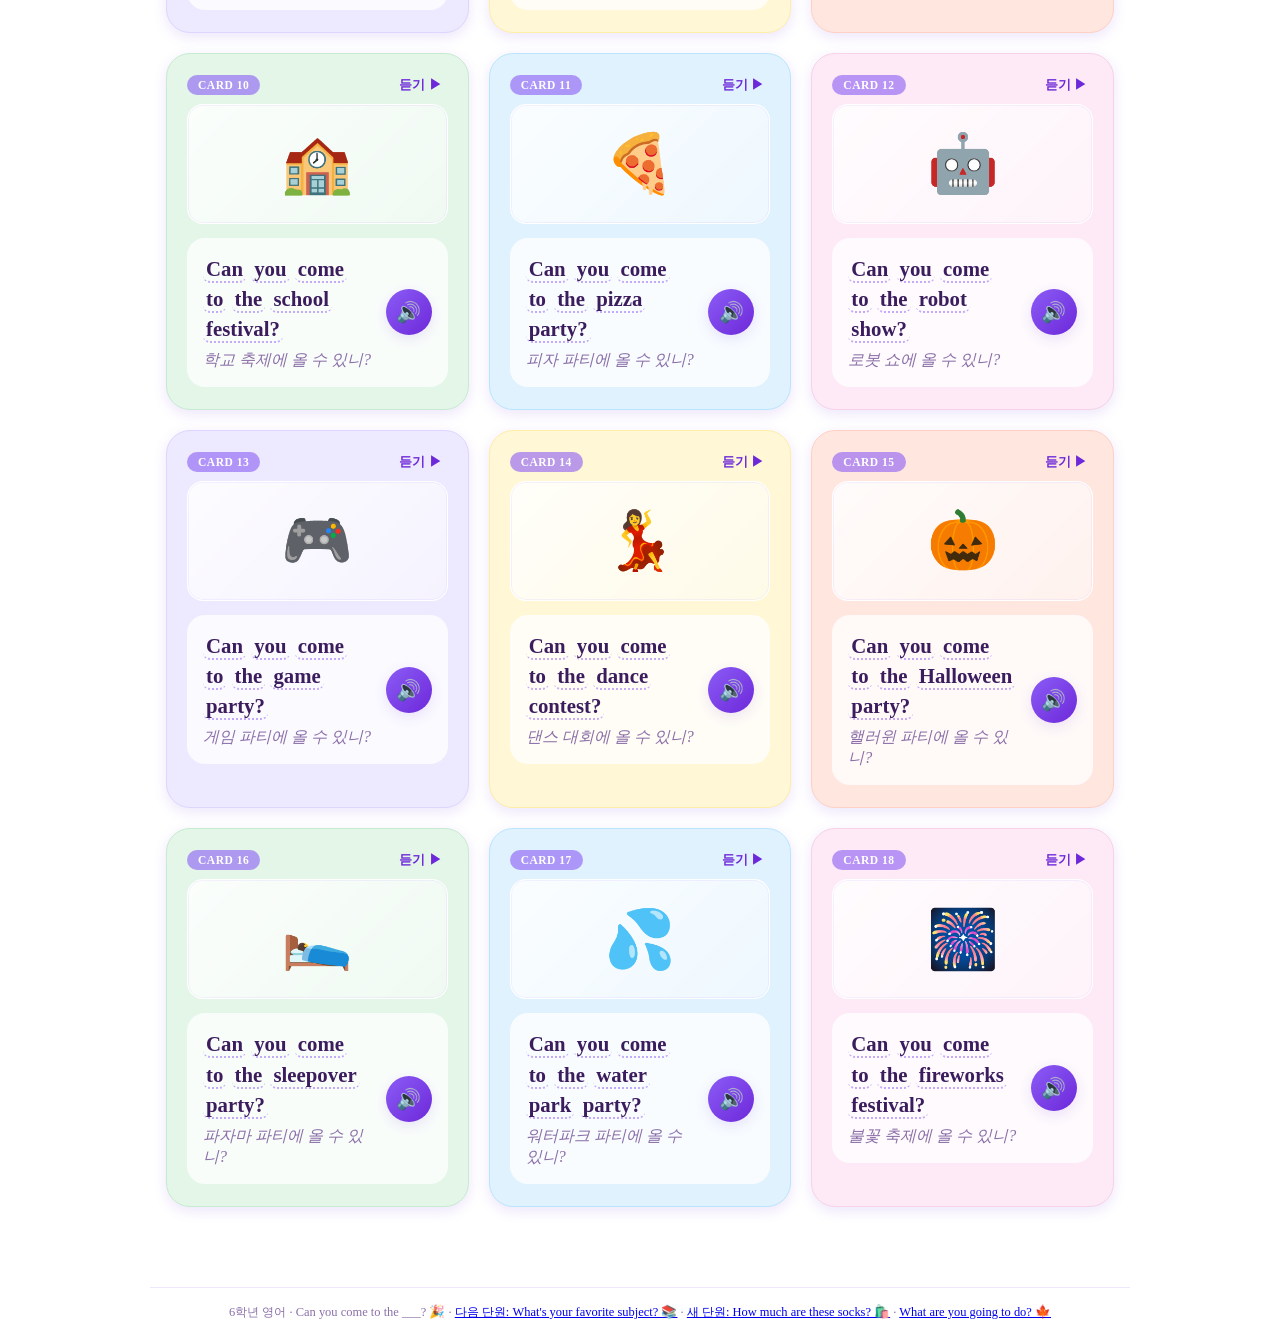
<file: invite/index.html>
<!DOCTYPE html>
<html lang="ko">
<head>
  <meta charset="UTF-8" />
  <meta name="viewport" content="width=device-width, initial-scale=1.0" />
  <title>Can you come to the ___? · 친구 초대하기</title>
  <link rel="stylesheet" href="https://hangeul.pstatic.net/hangeul_static/css/nanum-square-round.css" />
  <link rel="stylesheet" href="style.css" />
</head>
<body>
  <header class="app-header">
    <div class="balloon balloon1">🎈</div>
    <div class="balloon balloon2">🎈</div>
    <div class="confetti"></div>
    <h1>🎉 Can you come to the ___?</h1>
    <p class="subtitle">내가 선택한 행사에 친구 초대하기 · 초대하고, 대답하고, 약속을 잡아 봐요!</p>
  </header>

  <nav class="tabs">
    <button class="tab-btn active" data-tab="suggest">🎉 초대하기</button>
    <button class="tab-btn" data-tab="answer">💬 대답하기</button>
    <button class="tab-btn" data-tab="meet">📍 약속 잡기</button>
    <button class="tab-btn" data-tab="build">🎒 내 행사 만들기 <span id="set-count" class="tab-count">0/3</span></button>
    <button class="tab-btn" data-tab="practice">🎤 연습 · 짝 활동</button>
  </nav>

  <div class="toolbar">
    <label class="speed-control">말하기 속도
      <input id="rate" type="range" min="0.6" max="1.1" step="0.05" value="0.85" />
    </label>
    <span id="voice-status" class="voice-status"></span>
  </div>

  <main>
    <!-- ===== 초대하기 (Can you come to ~?) ===== -->
    <section id="tab-suggest" class="tab-panel active">
      <div class="section-block">
        <h2>친구 초대하기 · Can you come to (the) ___? <span class="count">54개</span></h2>
        <div class="level-switch">
          <button class="level-btn active" data-level="beginner">초급</button>
          <button class="level-btn" data-level="intermediate">중급</button>
          <button class="level-btn" data-level="advanced">고급</button>
        </div>
        <div class="cat-switch">
          <button class="cat-btn active" data-cat="all">전체</button>
          <button class="cat-btn" data-cat="book">📘 교과서 행사</button>
          <button class="cat-btn" data-cat="fun">🎈 재미있는 행사</button>
        </div>
        <p class="hint">난이도와 행사 종류를 고르면 <b>교과서 행사 6개</b>(생일 파티·태권도 공연·레이저 쇼·책 축제·영화 축제·요리 교실 파티)와 <b>재미있는 행사 12개</b>(케이팝 콘서트·슬라임 축제·마술 쇼·불꽃 축제 등)가 나와요. <b>my birthday party</b>처럼 <b>my</b>가 붙는 행사는 <b>the</b>를 쓰지 않아요! 단어를 누르면 뜻과 발음을 알 수 있어요. <b>📋 워크시트 1번</b>: 여기와 <b>대답하기 · 약속 잡기</b>에서 표현을 듣고 따라 말한 뒤, 마음에 드는 행사를 <b>🎒 내 행사 만들기</b>에서 골라요.</p>
        <div id="suggestion-grid" class="card-grid five"></div>
      </div>
    </section>

    <!-- ===== 대답하기 (승낙 · 거절) ===== -->
    <section id="tab-answer" class="tab-panel">
      <p class="hint" style="margin-bottom:18px">💡 <b>Can you come to the ___?</b> 라고 초대를 받으면 <b>갈 수 있을 때</b>와 <b>못 갈 때</b> 이렇게 대답해요. 못 갈 때는 <b>Sorry, but I can't.</b> 뒤에 <b>I have a ___.</b> 로 이유를 말해요.</p>
      <div class="section-block">
        <h2>⭕ 승낙 (Yes) <span class="count">5개</span></h2>
        <p class="hint">갈 수 있을 때 대답해요. 교과서 표현은 <b>Of course.</b> 예요.</p>
        <div id="accept-grid" class="card-grid five"></div>
      </div>
      <div class="section-block">
        <h2>❌ 거절 (No) <span class="count">10개</span></h2>
        <p class="hint">못 갈 때는 미안하다고 말한 뒤 <b>이유</b>를 골라 빈칸을 채워요.</p>
        <div class="fill-box" id="refuse-fill">
          <div class="fill-pattern">Sorry, but I can't. I have a <span class="blank" id="refuse-blank">________</span>.</div>
          <div class="fill-ko" id="refuse-ko">미안하지만 못 가. 나 ________(이)가 있어.</div>
          <div class="chip-group-title">📌 이유 (I have a ___.)</div>
          <div id="refuse-chips" class="chip-row wrap"></div>
          <div class="fill-actions" id="refuse-actions"></div>
        </div>
      </div>
    </section>

    <!-- ===== 약속 잡기 (Please come to ~ at ~.) ===== -->
    <section id="tab-meet" class="tab-panel">
      <p class="hint" style="margin-bottom:18px">💡 친구가 <b>Of course.</b> 라고 승낙하면, <b>Please come to (장소) at (시간).</b> 으로 <b>어디서 몇 시에</b> 만날지 말해요.</p>
      <div class="section-block">
        <h2>🤝 약속 잡기 <span class="count">장소 10 · 시간 10</span></h2>
        <p class="hint">장소와 시간을 골라 빈칸을 채우면 문장이 완성돼요. 완성된 문장을 들어 보세요.</p>
        <div class="fill-box" id="meet-fill">
          <div class="fill-pattern">Please come to <span class="blank" id="meet-place-blank">________</span> at <span class="blank" id="meet-time-blank">________</span>.</div>
          <div class="fill-ko" id="meet-ko">________에 ________(으)로 와 줘.</div>
          <div class="chip-group-title">📍 장소 (Where)</div>
          <div id="meet-place-chips" class="chip-row wrap"></div>
          <div class="chip-group-title">⏰ 시간 (What time)</div>
          <div id="meet-time-chips" class="chip-row wrap"></div>
          <div class="fill-actions" id="meet-actions"></div>
        </div>
      </div>
    </section>

    <!-- ===== 🎒 내 행사 만들기 (3세트 + 내 대답) ===== -->
    <section id="tab-build" class="tab-panel">
      <div class="section-block">
        <h2>🎒 내 행사 만들기 · 내가 선택한 행사 <span class="count">3개</span></h2>
        <p class="hint"><b>📋 워크시트 2번</b>: 친구를 초대할 <b>내가 선택한 행사 3개</b>를 만들어요. 행사마다 <b>행사 1개</b>와 약속 <b>장소·시간 1개</b>를 고르면 돼요. 다 만들면 아래 <b>📝 워크시트에 적기</b> 표를 보고 영어로 옮겨 적고, <b>🎤 연습 · 짝 활동</b>에서 말해 봐요.</p>

        <div class="set-tabs" id="set-tabs">
          <button class="set-tab active" data-set="0">행사 1</button>
          <button class="set-tab" data-set="1">행사 2</button>
          <button class="set-tab" data-set="2">행사 3</button>
        </div>

        <div class="fill-box dialog-box">
          <div class="dlg-mode">
            <span class="dlg-mode-label">친구의 대답</span>
            <div class="mode-switch" id="set-mode">
              <button class="cat-btn active" id="set-mode-accept" data-mode="accept">⭕ 승낙</button>
              <button class="cat-btn" id="set-mode-refuse" data-mode="refuse">❌ 거절</button>
            </div>
          </div>
          <div class="br-dialogue">
            <div class="br-line line-a">
              <span class="br-who">🙋 나</span>
              <div class="br-bubble">
                <div class="br-sentence">Can you come to <span class="blank" id="set-event">________</span>?</div>
                <div class="br-ko" id="set-event-ko">________에 올 수 있니?</div>
              </div>
              <button class="speak-btn small" id="set-speak-invite" aria-label="이 줄 듣기">🔊</button>
            </div>
            <div class="br-line line-b" id="set-answer-row">
              <span class="br-who">🙆 친구</span>
              <div class="br-bubble">
                <div class="br-sentence" id="set-answer-line">Of course.</div>
                <div class="br-ko" id="set-answer-ko">물론이지.</div>
              </div>
              <button class="speak-btn small" id="set-speak-answer" aria-label="이 줄 듣기">🔊</button>
            </div>
            <div class="br-line line-a" id="set-meet-row">
              <span class="br-who">🙋 나</span>
              <div class="br-bubble">
                <div class="br-sentence">Please come to <span class="blank" id="set-place">________</span> at <span class="blank" id="set-time">________</span>.</div>
                <div class="br-ko" id="set-meet-ko">________에 ________(으)로 와 줘.</div>
              </div>
              <button class="speak-btn small" id="set-speak-meet" aria-label="이 줄 듣기">🔊</button>
            </div>
          </div>
          <div class="dlg-status" id="set-status"></div>
          <div class="fill-actions">
            <button id="set-listen" class="btn primary" disabled>🔊 대화 듣기</button>
            <button id="set-random" class="btn ghost">🎲 무작위로 채우기</button>
            <button id="set-clear" class="btn ghost">🧹 이 행사 비우기</button>
          </div>
        </div>

        <div class="build-step">
          <h3 class="build-label">1️⃣ 행사 고르기 <span class="build-sub">Can you come to ___?</span></h3>
          <div id="build-events"></div>
        </div>
        <div class="build-step">
          <h3 class="build-label">2️⃣ 약속 시간과 장소 고르기 <span class="build-sub">Please come to ___ at ___.</span></h3>
          <div class="chip-group-title">📍 장소 (Where)</div>
          <div id="build-place" class="chip-row wrap"></div>
          <div class="chip-group-title">⏰ 시간 (What time)</div>
          <div id="build-time" class="chip-row wrap"></div>
        </div>
      </div>

      <div class="section-block">
        <h2>💬 내 대답 정하기 <span class="count">승낙 1 · 거절 1</span></h2>
        <p class="hint">친구가 나를 초대했을 때 내가 말할 <b>승낙 표현 1개</b>와 <b>초대 거절할 때</b> 쓸 <b>거절 문장 1개</b>를 정해요. 고른 표현은 <b>위 대화</b>에 바로 나타나요(⭕ 승낙 / ❌ 거절). 거절 문장은 워크시트 <b>"초대 거절 할 때"</b> 칸에 적어요.</p>
        <div class="build-step">
          <div class="chip-group-title">⭕ 승낙 (Yes)</div>
          <div id="build-accept" class="chip-row wrap"></div>
          <div class="chip-group-title">❌ 거절 · Sorry, but I can't. I have a <span class="blank inline" id="build-refuse-blank">________</span>.</div>
          <div id="build-refuse" class="chip-row wrap"></div>
        </div>
      </div>

      <div class="section-block">
        <h2>📝 워크시트에 적기 <span class="count">2번 표</span></h2>
        <p class="hint">워크시트 <b>2번 표</b>와 같은 순서예요. 영어 문장을 보고 그대로 옮겨 적어요. 🔊를 누르면 읽어 줘요. (승낙 표현은 워크시트에 적는 칸이 없고, 3번 짝 활동에서 말해요.)</p>
        <div id="sheet-summary" class="sheet-table"></div>
      </div>
    </section>

    <!-- ===== 🎤 연습 · 짝 활동 ===== -->
    <section id="tab-practice" class="tab-panel">
      <div class="section-block">
        <h2>👫 짝 활동 카드 <span class="count">워크시트 3번</span></h2>
        <p class="hint"><b>📋 워크시트 3번</b>: 짝에게 내가 선택한 행사로 초대해요. 초대받은 친구는 <b>승낙이든 거절이든 영어로 말해</b> 주고, 나는 워크시트에 친구 이름을 쓴 뒤 승낙이면 <b>○</b>, 거절이면 <b>×</b>를 표시해요. 승낙하면 약속 문장까지 말해요!</p>
        <div id="pair-cards" class="pair-cards"></div>
      </div>
      <div class="section-block">
        <h2>🎤 컴퓨터와 미리 연습하기</h2>
        <p class="hint">짝 활동 전에 혼자 연습해요. 줄마다 <b>🎙️ 말하기</b>로 정확도를 재고, <b>🎭 역할극</b>에서 내가 <b>A(초대하는 사람)</b> 또는 <b>B(대답하는 사람)</b>를 맡으면 컴퓨터가 상대 역할을 읽어 줘요. 친구가 <b>승낙</b>할 때와 <b>거절</b>할 때 두 가지로 연습할 수 있어요. (Chrome 권장)</p>
        <p id="practice-empty" class="practice-empty">
          아직 만든 행사가 없어요! <b>🎒 내 행사 만들기</b> 탭에서 행사와 약속 장소·시간을 골라 보세요.
        </p>
        <div id="practice-list" class="practice-list"></div>
      </div>
    </section>

  </main>

  <footer class="app-footer">
    <span class="voice-status">6학년 영어 · Can you come to the ___? 🎉 · <a href="../favorite-subject/index.html">다음 단원: What's your favorite subject? 📚</a> · <a href="../index.html">새 단원: How much are these socks? 🛍️</a> · <a href="../going-to/index.html">What are you going to do? 🍁</a></span>
  </footer>

  <script src="data.js"></script>
  <script src="app.js"></script>
</body>
</html>
</file>
<file: style.css>
/* 🛍️ 가게 테마 — 민트 · 코랄 · 금화 노랑 */
:root {
  --orange: #0d9488;
  --orange-dark: #0f766e;
  --maple: #f43f5e;
  --ginkgo: #fbbf24;
  --brown: #134e4a;
  --text: #102a2a;
  --muted: #4b6b68;
  --bg: #f0fdfa;
  --card: #ffffff;
  --line: #99f6e4;
  --shadow: 0 6px 18px rgba(15, 118, 110, 0.14);
  --ko: "NanumSquareRound", "나눔스퀘어라운드", "Apple SD Gothic Neo", "Malgun Gothic", sans-serif;
  --en: "Comic Sans MS", "Comic Sans", "Comic Neue", "Chalkboard SE", "NanumSquareRound", cursive;
}
* { box-sizing: border-box; }
html, body { margin: 0; overflow-x: hidden; }
body {
  font-family: var(--ko);
  color: var(--text);
  background:
    radial-gradient(800px 400px at 100% 0%, #fef3c7 0%, transparent 60%),
    radial-gradient(800px 400px at 0% 10%, #ffe4e6 0%, transparent 60%),
    var(--bg);
  line-height: 1.5;
}
.en { font-family: var(--en); }
button { font-family: inherit; cursor: pointer; }
button:disabled { cursor: not-allowed; opacity: 0.5; }
:focus-visible { outline: 3px solid var(--ginkgo); outline-offset: 2px; }

/* 헤더 + 떠다니는 쇼핑 아이콘 */
.app-header {
  position: relative; overflow: hidden; text-align: center; color: #fff;
  padding: 26px 16px 22px;
  background: linear-gradient(135deg, #0f766e 0%, #14b8a6 45%, #fb7185 85%, #fbbf24 100%);
}
.app-header h1 { position: relative; z-index: 2; margin: 0; font-size: 1.9rem; text-shadow: 0 2px 6px rgba(19, 78, 74, 0.45); }
.subtitle { position: relative; z-index: 2; margin: 6px 0 0; font-size: 0.98rem; opacity: 0.97; }
.floaters span {
  position: absolute; top: -40px; font-size: 1.6rem; z-index: 1; opacity: 0.9;
  animation: fall 9s linear infinite;
}
.floaters span:nth-child(1) { left: 4%; animation-delay: 0s; }
.floaters span:nth-child(2) { left: 16%; animation-delay: 3.5s; font-size: 1.2rem; }
.floaters span:nth-child(3) { left: 28%; animation-delay: 6s; }
.floaters span:nth-child(4) { left: 44%; animation-delay: 1.5s; font-size: 1.3rem; }
.floaters span:nth-child(5) { left: 60%; animation-delay: 5s; }
.floaters span:nth-child(6) { left: 72%; animation-delay: 2.2s; font-size: 1.1rem; }
.floaters span:nth-child(7) { left: 84%; animation-delay: 7s; }
.floaters span:nth-child(8) { left: 94%; animation-delay: 4.2s; font-size: 1.2rem; }
@keyframes fall {
  0% { transform: translateY(0) rotate(0deg) translateX(0); }
  50% { transform: translateY(90px) rotate(180deg) translateX(18px); }
  100% { transform: translateY(190px) rotate(360deg) translateX(-10px); }
}
@media (prefers-reduced-motion: reduce) {
  .floaters span { animation: none; top: auto; bottom: 6px; }
}

/* 탭 (상단 고정) */
.tabs {
  position: sticky; top: 0; z-index: 50;
  display: flex; gap: 6px; padding: 8px; justify-content: center;
  background: rgba(240, 253, 250, 0.96); backdrop-filter: blur(6px);
  border-bottom: 2px solid var(--line);
}
.tab-btn {
  border: 2px solid var(--line); background: #fff; color: var(--brown);
  border-radius: 999px; padding: 9px 16px; font-size: 1rem; font-weight: 800; white-space: nowrap;
}
.tab-btn.active { background: var(--orange); border-color: var(--orange); color: #fff; box-shadow: var(--shadow); }
.tab-btn .short { display: none; }
.tab-count { display: inline-block; margin-left: 2px; padding: 1px 8px; border-radius: 999px; background: var(--maple); color: #fff; font-size: 0.8rem; }
.tab-btn.active .tab-count { background: #fff; color: var(--maple); }

main { max-width: 1120px; margin: 0 auto; padding: 14px 16px 30px; }
.tab-panel { display: none; }
.tab-panel.active { display: block; }
.block { background: rgba(255, 255, 255, 0.7); border: 2px solid var(--line); border-radius: 20px; padding: 16px; margin-bottom: 16px; box-shadow: var(--shadow); }
.block h2 { margin: 0 0 12px; font-size: 1.25rem; color: var(--orange-dark); }
.hint { color: var(--muted); font-size: 0.92rem; margin: 6px 0 12px; }

/* 질문 버튼 */
.q-buttons { display: grid; grid-template-columns: repeat(5, minmax(0, 1fr)); gap: 8px; }
.q-btn {
  position: relative; display: flex; flex-direction: column; align-items: center; gap: 1px;
  padding: 10px 6px; border-radius: 16px; border: 2px solid var(--line); background: #fff; color: var(--text);
}
.q-btn .q-num { font-size: 0.75rem; font-weight: 800; color: var(--orange-dark); }
.q-btn .q-emoji { font-size: 1.5rem; }
.q-btn .q-ko { font-weight: 800; font-size: 0.98rem; }
.q-btn .q-en { font-size: 0.82rem; color: var(--muted); text-align: center; }
.q-btn .q-check { position: absolute; top: 4px; right: 6px; font-size: 0.8rem; color: #15803d; font-weight: 800; }
.q-btn.done { background: #fefce8; border-color: var(--ginkgo); }
.q-btn.active { border-color: var(--orange); background: #ccfbf1; box-shadow: 0 0 0 3px rgba(249, 115, 22, 0.25); }

/* 말풍선 대화 */
.dialog { margin-top: 14px; }
.bubble-row { display: flex; align-items: center; gap: 8px; margin: 8px 0; }
.bubble-row.me { justify-content: flex-end; }
.who { display: flex; flex-direction: column; align-items: center; font-size: 2rem; line-height: 1; min-width: 44px; }
.who small { font-size: 0.72rem; color: var(--muted); margin-top: 3px; }
.bubble { position: relative; max-width: 78%; padding: 10px 14px; border-radius: 18px; background: #fff; border: 2px solid var(--line); }
.clerk .bubble { background: #ccfbf1; border-color: #5eead4; border-top-left-radius: 4px; }
.me .bubble { background: #ffe4e6; border-color: #fda4af; border-top-right-radius: 4px; }
.me .bubble.empty { background: #fff; border-style: dashed; }
.bubble p { margin: 0; }
.bubble .en { font-size: 1.15rem; font-weight: 700; }
.bubble .ko { font-size: 0.92rem; color: var(--muted); }
.blank { display: inline-block; min-width: 60px; border-bottom: 3px dashed var(--orange); color: transparent; }
.status { margin: 8px 0 0; font-weight: 700; color: var(--orange-dark); text-align: center; }

.btn-row { display: flex; flex-wrap: wrap; gap: 8px; justify-content: center; margin-top: 10px; }
.btn {
  border: none; border-radius: 14px; padding: 9px 14px; font-weight: 800; font-size: 0.95rem;
  background: var(--orange); color: #fff; box-shadow: 0 3px 0 var(--orange-dark);
}
.btn:active { transform: translateY(2px); box-shadow: 0 1px 0 var(--orange-dark); }
.btn.soft { background: #fff; color: var(--orange-dark); border: 2px solid var(--line); box-shadow: none; }
.btn.tiny { padding: 4px 10px; font-size: 0.85rem; box-shadow: none; }
.icon-btn { border: 2px solid var(--line); background: #fff; border-radius: 50%; width: 38px; height: 38px; font-size: 1.1rem; flex: none; }

/* 필터 */
.filters { display: flex; flex-wrap: wrap; gap: 6px; }
.chip { border: 2px solid var(--line); background: #fff; color: var(--brown); border-radius: 999px; padding: 6px 12px; font-size: 0.9rem; font-weight: 700; }
.chip.on { background: var(--brown); border-color: var(--brown); color: #fff; }

/* 카드 */
.grid { display: grid; grid-template-columns: repeat(auto-fill, minmax(230px, 1fr)); gap: 14px; }
.card {
  display: flex; flex-direction: column; gap: 8px; padding: 12px; border-radius: 18px;
  background: var(--card); border: 2px solid var(--line); box-shadow: 0 3px 10px rgba(15, 118, 110, 0.08);
}
.card.cat-clothes { background: #fff1f2; }
.card.cat-shoes { background: #eff6ff; }
.card.cat-acc { background: #faf5ff; }
.card.cat-school { background: #fefce8; }
.card.current { border-color: var(--orange); }
.card.chosen { border-color: #16a34a; box-shadow: 0 0 0 3px rgba(22, 163, 74, 0.25); }
.tags { display: flex; flex-wrap: wrap; gap: 4px; }
.tag { font-size: 0.75rem; font-weight: 800; padding: 2px 8px; border-radius: 999px; background: #fff; border: 1px solid var(--line); color: var(--brown); }
.tag.book { background: #dbeafe; border-color: #93c5fd; color: #1e3a8a; }
.tag.rec { background: #fef9c3; border-color: var(--ginkgo); color: #854d0e; }
.pic { position: relative; width: 100%; aspect-ratio: 4 / 3; background: #fff; border-radius: 12px; overflow: hidden; border: 1px solid #ccfbf1; }
.pic img { width: 100%; height: 100%; object-fit: contain; background: #fff; display: block; }
.pic .emoji-tile { display: none; }
.pic.fallback .emoji-tile { display: flex; position: absolute; inset: 0; align-items: center; justify-content: center; font-size: 3.6rem; background: linear-gradient(135deg, #ccfbf1, #fef9c3); }
.sent { margin: 0; font-size: 1.12rem; font-weight: 700; }
.ko-row { display: flex; align-items: center; justify-content: space-between; gap: 6px; }
.ko-row .ko { margin: 0; color: var(--muted); font-size: 0.92rem; }
.pick-btn {
  margin-top: auto; width: 100%; border: none; border-radius: 12px; padding: 10px; font-weight: 800; font-size: 0.95rem;
  background: #fff; color: #15803d; border: 2px solid #86efac; word-break: keep-all;
}
.pick-btn.on { background: #16a34a; color: #fff; border-color: #16a34a; }

/* 단어 + 뜻 풍선 */
.w { cursor: pointer; border-radius: 4px; padding: 0 1px; }
.w:hover, .w:focus { background: #fde68a; outline: none; }
.word-popup {
  position: absolute; z-index: 100; max-width: 260px; padding: 8px 12px; border-radius: 12px;
  background: var(--brown); color: #fff; font-size: 0.95rem; box-shadow: var(--shadow); pointer-events: none;
}
.word-popup b { color: var(--ginkgo); margin-right: 6px; }
.hidden { display: none !important; }

/* 연습하기 */
.summary { display: flex; flex-wrap: wrap; gap: 8px 18px; justify-content: center; font-size: 1.05rem; }
.summary b { color: var(--maple); }
.plan-list { list-style: none; margin: 0; padding: 0; display: flex; flex-direction: column; gap: 12px; }
.plan-row { background: #fff; border: 2px solid var(--line); border-radius: 16px; padding: 12px; }
.plan-row.empty { background: #fffbeb; border-style: dashed; }
.when { font-size: 0.95rem; margin-bottom: 6px; }
.when .q-num { display: inline-block; background: var(--orange); color: #fff; border-radius: 8px; padding: 0 6px; font-weight: 800; font-size: 0.8rem; }
.when .en { color: var(--muted); }
.line { margin: 2px 0; font-size: 1.05rem; }
.line.ans { font-weight: 700; color: var(--orange-dark); }
.plan-main { display: flex; gap: 12px; align-items: center; }
.pic.thumb { width: 120px; flex: none; }
.pic.thumb.fallback .emoji-tile { font-size: 2.4rem; }
.plan-text { flex: 1; min-width: 0; }
.plan-text .ko { margin: 2px 0 0; color: var(--muted); font-size: 0.92rem; }
.lv { font-size: 0.72rem; padding: 1px 6px; border-radius: 999px; background: #ccfbf1; color: var(--orange-dark); font-weight: 800; }
.row-btns { display: flex; flex-direction: column; gap: 6px; }
.speak-tool { display: flex; flex-wrap: wrap; align-items: center; gap: 8px; margin-top: 10px; padding-top: 10px; border-top: 1px dashed var(--line); }
.speak-tool .stat-line { font-size: 0.88rem; color: var(--muted); }
.btn.mic.rec { background: var(--maple); box-shadow: 0 3px 0 #991b1b; animation: pulse 1s ease-in-out infinite; }
@keyframes pulse { 50% { opacity: 0.7; } }
@media (prefers-reduced-motion: reduce) { .btn.mic.rec { animation: none; } }
.live { width: 100%; margin: 0; padding: 6px 10px; border-radius: 10px; background: #fef9c3; font-family: var(--en); }
.result { width: 100%; }
.result p { margin: 4px 0; }
.score-line { font-size: 1.15rem; }
.score-line b { color: var(--maple); font-size: 1.3rem; }
.chips { display: flex; flex-wrap: wrap; gap: 5px; margin: 4px 0; }
.wchip { font-family: var(--en); padding: 3px 9px; border-radius: 10px; font-weight: 700; border: 2px solid; }
.wchip.ok { background: #dcfce7; border-color: #86efac; }
.wchip.close { background: #fef9c3; border-color: #fde047; }
.wchip.miss { background: #fee2e2; border-color: #fca5a5; }
.heard { color: var(--muted); font-size: 0.9rem; }
.feedback { font-weight: 700; }

.app-footer { text-align: center; color: var(--muted); font-size: 0.85rem; padding: 10px 16px 30px; }
.app-footer a { color: var(--orange-dark); }

/* 🛍️ 가게 대화 */
.sub { font-size: 0.85rem; color: var(--muted); font-weight: 700; }
.shop { display: grid; grid-template-columns: 240px 1fr; gap: 16px; align-items: center; }
.shop-item .pic { border: 2px solid var(--line); border-radius: 16px; }
.price-tag {
  position: absolute; right: 8px; bottom: 8px; padding: 3px 10px 3px 14px; border-radius: 6px 999px 999px 6px;
  background: var(--ginkgo); color: #78350f; font-weight: 900; font-size: 0.95rem; box-shadow: 0 2px 0 #d97706;
}
.price-tag::before { content: ""; position: absolute; left: 5px; top: 50%; width: 5px; height: 5px; margin-top: -2.5px; border-radius: 50%; background: #fff; }
.pic.thumb .price-tag { font-size: 0.75rem; right: 4px; bottom: 4px; padding: 1px 6px 1px 11px; }
.btn.soft.on { background: #16a34a; color: #fff; border-color: #16a34a; }
.btn-row.left { justify-content: flex-start; }

/* 💰 가격 칩 */
.price-chips, .quiz-choices { display: grid; grid-template-columns: repeat(5, minmax(0, 1fr)); gap: 8px; }
.price-chip {
  display: flex; flex-direction: column; align-items: center; gap: 1px; padding: 8px 4px;
  border-radius: 14px; border: 2px solid #fde68a; background: #fffbeb; color: #78350f;
}
.price-chip b { font-size: 1.05rem; }
.price-chip .en { font-size: 0.75rem; color: var(--muted); }
.price-chip.on { background: var(--ginkgo); border-color: #d97706; box-shadow: 0 0 0 3px rgba(251, 191, 36, 0.35); }
.price-chip.right { background: #dcfce7; border-color: #16a34a; color: #14532d; opacity: 1; }
.price-chip.wrong { background: #fee2e2; border-color: #ef4444; color: #7f1d1d; opacity: 1; }
.price-chips .reset-price { grid-column: 1 / -1; justify-self: center; }

/* 카드 버튼 */
.pic-btn { padding: 0; border: none; background: none; width: 100%; border-radius: 12px; }
.sent.ans { color: var(--orange-dark); }
.card-btns { margin-top: auto; display: grid; grid-template-columns: 1fr 1fr; gap: 6px; }
.card-btns .pick-btn { margin-top: 0; }
.talk-btn { border-radius: 12px; padding: 10px 4px; font-weight: 800; font-size: 0.95rem; background: #fff; color: var(--orange-dark); border: 2px solid var(--line); word-break: keep-all; }
.tag.now { background: #ccfbf1; border-color: #5eead4; color: var(--orange-dark); }

/* 가격 익히기 */
.price-grid { display: grid; grid-template-columns: repeat(auto-fill, minmax(190px, 1fr)); gap: 10px; }
.price-card {
  display: flex; flex-direction: column; align-items: center; gap: 2px; padding: 12px 8px; text-align: center;
  border-radius: 16px; border: 2px solid #fde68a; background: linear-gradient(180deg, #fffbeb, #fff); color: var(--text);
}
.price-card .won { font-size: 1.6rem; font-weight: 900; color: #b45309; }
.price-card .won small { font-size: 0.9rem; margin-left: 2px; }
.price-card .bills { font-size: 0.95rem; letter-spacing: -3px; min-height: 1.3em; word-break: break-all; }
.price-card .words { font-weight: 700; color: var(--orange-dark); }
.price-card .say-line { font-size: 0.85rem; color: var(--muted); }
.price-card .ko { font-size: 0.8rem; color: var(--muted); }
.quiz-top { display: flex; gap: 14px; align-items: center; margin-bottom: 12px; }
.pic.quiz-pic { width: 200px; flex: none; }
.quiz-dialog { flex: 1; min-width: 0; }
.quiz-score { margin: 8px 0 0; font-weight: 700; }
.quiz-score b { color: var(--maple); font-size: 1.2rem; }

/* 연습 도구 */
.tool-who { font-size: 0.85rem; font-weight: 800; color: var(--orange-dark); }
.tool-sent { font-weight: 700; }
.cart-total { margin-left: 6px; font-size: 1rem; color: #b45309; }
.plan-row .tag { font-size: 0.72rem; }
.greet-row .ko { font-family: var(--ko); font-size: 0.85rem; color: var(--muted); font-weight: 400; margin-left: 4px; }

/* 휴대폰 */
@media (max-width: 640px) {
  .app-header h1 { font-size: 1.45rem; }
  .subtitle { font-size: 0.86rem; }
  .tabs { gap: 4px; padding: 6px; }
  .tab-btn { padding: 8px 4px; font-size: 0.86rem; flex: 1 1 0; min-width: 0; }
  .tab-count { padding: 1px 5px; font-size: 0.7rem; margin-left: 0; }
  .tab-btn .full { display: none; }
  .tab-btn .short { display: inline; }
  main { padding: 12px 10px 24px; }
  .block { padding: 12px; border-radius: 16px; }
  .q-buttons { gap: 4px; }
  .q-btn { padding: 8px 2px; border-radius: 12px; }
  .q-btn .q-emoji { font-size: 1.2rem; }
  .q-btn .q-ko { font-size: 0.78rem; word-break: keep-all; text-align: center; }
  .q-btn .q-en { font-size: 0.66rem; word-break: break-word; }
  .q-btn .q-check { position: static; font-size: 0.7rem; }
  .bubble { max-width: calc(100% - 96px); }
  .bubble .en { font-size: 1.02rem; }
  .who { min-width: 36px; font-size: 1.6rem; }
  .icon-btn { width: 34px; height: 34px; font-size: 1rem; }
  .grid { grid-template-columns: repeat(auto-fill, minmax(150px, 1fr)); gap: 10px; }
  .card { padding: 9px; }
  .sent { font-size: 1rem; }
  .pick-btn { font-size: 0.82rem; padding: 8px 4px; word-break: keep-all; }
  .pic.thumb { width: 84px; }
  .shop { grid-template-columns: 1fr; }
  .shop-item { max-width: 220px; margin: 0 auto; width: 100%; }
  .price-chips, .quiz-choices { grid-template-columns: repeat(3, minmax(0, 1fr)); gap: 6px; }
  .price-chip .en { font-size: 0.68rem; }
  .card-btns { grid-template-columns: 1fr; }
  .talk-btn { font-size: 0.82rem; padding: 8px 4px; }
  .price-grid { grid-template-columns: repeat(2, minmax(0, 1fr)); }
  .quiz-top { flex-direction: column; }
  .pic.quiz-pic { width: 180px; }
  .plan-main { gap: 8px; }
  .line { font-size: 0.95rem; }
}

/* 인쇄: 인사 + 쇼핑 목록만 */
@media print {
  @page { margin: 14mm; }
  body { background: #fff; }
  .app-header, .tabs, .app-footer, .no-print, #tab-easy, #tab-mid, #tab-price, .word-popup, .summary-block { display: none !important; }
  #tab-practice { display: block !important; }
  main { padding: 0; max-width: none; }
  .block { box-shadow: none; border: none; padding: 0; background: #fff; }
  .plan-row { break-inside: avoid; border: 1.5px solid #999; }
  .blank { color: transparent; border-bottom: 2px solid #333; min-width: 160px; }
}
</file>
<file: favorite-subject/style.css>
:root {
  /* 🎉 파티 테마 — 보라·핑크·풍선 */
  --bg1: #f3e8ff;
  --bg2: #fff1f2;
  --primary: #8b5cf6;     /* 보라 */
  --primary-dark: #6d28d9;/* 진한 보라 */
  --accent: #f472b6;      /* 핑크 */
  --sun: #fbbf24;         /* 노랑(풍선) */
  --sea: #ec4899;         /* 진한 핑크 */
  --pos: #10b981;
  --neg: #f43f5e;
  --wish: #f59e0b;
  --card: rgba(255, 255, 255, 0.88);
  --text: #3b1d5e;
  --muted: #8b6fa8;
  --ring: rgba(139, 92, 246, 0.4);
  --shadow: 0 10px 30px rgba(109, 40, 217, 0.16);
  --shadow-sm: 0 4px 14px rgba(109, 40, 217, 0.12);
  /* 영어는 Comic Sans, 한글은 나눔라운드(NanumSquareRound) */
  --font: "Comic Sans MS", "Comic Sans", "NanumSquareRound", "Chalkboard SE", "Comic Neue", cursive;
}

* { box-sizing: border-box; font-family: var(--font); }

body {
  margin: 0;
  color: var(--text);
  background:
    radial-gradient(900px 500px at 90% -8%, #fbcfe8 0%, transparent 55%),
    radial-gradient(1100px 600px at -10% 0%, #ddd6fe 0%, transparent 55%),
    linear-gradient(170deg, var(--bg1) 0%, #ede9fe 45%, var(--bg2) 100%);
  background-attachment: fixed;
  min-height: 100vh;
  -webkit-tap-highlight-color: transparent;
}

/* ===== Header (파티 배너) ===== */
.app-header {
  position: relative; overflow: hidden;
  text-align: center;
  padding: 30px 16px 26px;
  background: linear-gradient(135deg, #a78bfa 0%, #8b5cf6 45%, #ec4899 100%);
  color: #fff;
  border-radius: 0 0 32px 32px;
  box-shadow: var(--shadow);
}
.app-header h1 { position: relative; z-index: 2; margin: 0; font-size: 1.6rem; letter-spacing: 0.2px; line-height: 1.35; text-shadow: 0 2px 6px rgba(109,40,217,0.35); }
.subtitle { position: relative; z-index: 2; margin: 8px 0 0; opacity: 0.97; font-size: 0.95rem; }
/* 풍선 */
.app-header .balloon {
  position: absolute; z-index: 1; font-size: 3.2rem; opacity: 0.9;
  animation: float 4s ease-in-out infinite;
}
.balloon1 { top: 10px; left: 26px; }
.balloon2 { top: 24px; right: 30px; font-size: 2.6rem; animation-delay: 1.5s; }
@keyframes float { 0%,100% { transform: translateY(0) rotate(-4deg); } 50% { transform: translateY(-10px) rotate(4deg); } }
/* 색종이 */
.app-header .confetti {
  position: absolute; inset: 0; z-index: 1; pointer-events: none;
  background:
    radial-gradient(circle, #fde047 3px, transparent 4px) 12% 20% / 60px 60px repeat,
    radial-gradient(circle, #ffffff 2.5px, transparent 3.5px) 40% 70% / 75px 75px repeat,
    radial-gradient(circle, #5eead4 2.5px, transparent 3.5px) 80% 40% / 90px 90px repeat;
  opacity: 0.45;
}

/* ===== 상단 도구막대 (말하기 속도) ===== */
.toolbar {
  max-width: 980px; margin: 14px auto 0; padding: 0 16px;
  display: flex; align-items: center; justify-content: flex-end; gap: 14px; flex-wrap: wrap;
}

/* ===== Tabs ===== */
.tabs {
  display: flex; gap: 10px; justify-content: center;
  margin: 20px auto; padding: 0 14px; max-width: 980px; flex-wrap: wrap;
}
.tab-btn {
  flex: 1; min-width: 150px; max-width: 240px; padding: 13px 10px;
  border: none; border-radius: 16px;
  background: rgba(255, 255, 255, 0.78);
  color: var(--primary-dark); font-size: 1.02rem; font-weight: 700;
  cursor: pointer; backdrop-filter: blur(6px);
  box-shadow: var(--shadow-sm); transition: transform 0.12s, background 0.2s, color 0.2s;
}
.tab-btn.active {
  background: linear-gradient(135deg, var(--primary), var(--primary-dark));
  color: #fff;
}
.tab-btn:active { transform: scale(0.96); }

main { max-width: 980px; margin: 0 auto; padding: 0 16px 50px; }
.tab-panel { display: none; }
.tab-panel.active { display: block; animation: fade 0.28s ease; }
@keyframes fade { from { opacity: 0; transform: translateY(8px); } to { opacity: 1; } }

/* ===== Sections ===== */
.section-block { margin-bottom: 30px; }
.section-block h2 { font-size: 1.25rem; margin: 10px 0 4px; display: flex; align-items: center; gap: 8px; }
.count {
  font-size: 0.75rem; font-weight: 700; color: #fff;
  background: var(--primary); padding: 3px 10px; border-radius: 20px;
}
.hint { color: var(--muted); margin: 4px 0 14px; font-size: 0.9rem; line-height: 1.5; }

/* ===== Card grid ===== */
.card-grid {
  display: grid;
  grid-template-columns: repeat(auto-fill, minmax(230px, 1fr));
  gap: 18px;
}
.card-grid.five { grid-template-columns: repeat(3, minmax(0, 1fr)); gap: 20px; }

/* ===== 난이도 선택 ===== */
.level-switch { display: flex; gap: 10px; margin: 6px 0 4px; flex-wrap: wrap; }
.level-btn {
  border: none; cursor: pointer;
  padding: 9px 20px; border-radius: 999px;
  background: rgba(255, 255, 255, 0.8);
  color: var(--primary-dark); font-weight: 700; font-size: 0.95rem;
  box-shadow: var(--shadow-sm); transition: transform 0.1s, background 0.2s, color 0.2s;
}
.level-btn.active {
  background: linear-gradient(135deg, var(--sun), var(--accent));
  color: #fff;
}
.level-btn:active { transform: scale(0.95); }

/* ===== 활동 종류 선택 ===== */
.cat-switch { display: flex; gap: 8px; margin: 10px 0 4px; flex-wrap: wrap; }
.cat-btn {
  border: 1.5px solid rgba(139, 92, 246, 0.28); cursor: pointer;
  padding: 8px 16px; border-radius: 999px;
  background: rgba(255, 255, 255, 0.75);
  color: var(--primary-dark); font-weight: 700; font-size: 0.9rem;
  transition: transform 0.1s, background 0.2s, color 0.2s, border-color 0.2s;
}
.cat-btn.active {
  background: linear-gradient(135deg, var(--primary), var(--sea));
  color: #fff; border-color: transparent;
}
.cat-btn:active { transform: scale(0.95); }

.card {
  position: relative;
  background: var(--card);
  border: 1.5px solid rgba(255, 255, 255, 0.7);
  border-radius: 24px;
  padding: 18px 20px 22px;
  box-shadow: var(--shadow-sm);
  transition: transform 0.15s, box-shadow 0.2s;
}
.card:hover { transform: translateY(-3px); box-shadow: var(--shadow); }
.card.speaking { box-shadow: 0 0 0 3px var(--ring), var(--shadow); }

/* 윗줄: CARD 태그 + 듣기 */
.card-top { display: flex; align-items: center; justify-content: space-between; margin-bottom: 6px; }
.card-tag {
  font-size: 0.72rem; font-weight: 800; letter-spacing: 0.5px;
  color: #fff; background: rgba(139, 92, 246, 0.6);
  padding: 4px 11px; border-radius: 999px;
}
.card-tag:empty { display: none; }
.listen-all {
  border: none; cursor: pointer; background: transparent;
  color: var(--primary-dark); font-weight: 800; font-size: 0.82rem;
  padding: 4px 6px; border-radius: 10px; transition: background 0.15s;
}
.listen-all:hover { background: rgba(139, 92, 246, 0.12); }
.listen-all:active { transform: scale(0.94); }

.card .emoji {
  display: flex; align-items: center; justify-content: center;
  height: 120px; margin: 4px 0 14px; border-radius: 16px;
  font-size: 3.6rem; line-height: 1;
  background: linear-gradient(135deg, rgba(255,255,255,0.85), rgba(255,255,255,0.45));
  border: 1.5px solid rgba(255,255,255,0.9);
  box-shadow: inset 0 0 0 1px rgba(139, 92, 246, 0.08);
}
.card .photo {
  display: block; width: 100%; height: 150px; object-fit: cover;
  border-radius: 16px; margin: 4px 0 14px; background: rgba(255,255,255,0.5);
}

/* 안쪽 문장 박스 */
.sentence-box {
  display: flex; align-items: center; gap: 12px;
  background: rgba(255, 255, 255, 0.78);
  border-radius: 18px; padding: 16px 16px;
  text-align: left;
}
.sentence-text { flex: 1; }
.card .en { font-weight: 700; font-size: 1.3rem; line-height: 1.45; color: var(--text); }
.card .ko { color: var(--muted); font-size: 1.0rem; margin-top: 6px; font-style: italic; }

.speak-btn {
  flex-shrink: 0; width: 46px; height: 46px; border: none; cursor: pointer;
  border-radius: 50%; font-size: 1.25rem;
  background: linear-gradient(135deg, var(--primary), var(--primary-dark));
  box-shadow: var(--shadow-sm); transition: transform 0.1s, filter 0.2s;
}
.speak-btn:hover { filter: brightness(1.08); }
.speak-btn:active { transform: scale(0.9); }

/* ===== 카드 파스텔 색 (파티 톤) ===== */
.card.tone-0 { background: #ede9fe; border-color: #ddd6fe; } /* 라벤더 */
.card.tone-1 { background: #fff7d6; border-color: #fdeeaa; } /* 레몬 */
.card.tone-2 { background: #ffe7e0; border-color: #ffd0c4; } /* 코랄 */
.card.tone-3 { background: #e3f6e8; border-color: #c7ebd1; } /* 민트 */
.card.tone-4 { background: #e0f2fe; border-color: #bae6fd; } /* 하늘 */
.card.tone-5 { background: #fdeaf6; border-color: #f7d2e8; } /* 핑크 */

/* 화면이 좁아지면 열 수 줄이기 */
@media (max-width: 900px) {
  .card-grid.five { grid-template-columns: repeat(2, minmax(0, 1fr)); }
}
@media (max-width: 560px) {
  .card-grid.five { grid-template-columns: 1fr; }
}

/* ⭐ 연습 목록 담기 버튼 */
.select-btn {
  width: 100%; margin-top: 12px; border: none; cursor: pointer;
  padding: 11px 14px; border-radius: 14px; font-weight: 800; font-size: 0.92rem;
  background: rgba(255, 255, 255, 0.9); color: var(--primary-dark);
  border: 2px solid rgba(139, 92, 246, 0.3);
  transition: transform 0.1s, background 0.2s, color 0.2s;
}
.select-btn.on { background: linear-gradient(135deg, #fbbf24, #f59e0b); color: #fff; border-color: transparent; }
.select-btn:active { transform: scale(0.97); }

/* 탭의 선택 개수 배지 */
.tab-count {
  display: inline-block; min-width: 20px; padding: 1px 7px; margin-left: 2px;
  font-size: 0.78rem; border-radius: 999px;
  background: rgba(255, 255, 255, 0.45); color: inherit;
}
.tab-btn.active .tab-count { background: rgba(255, 255, 255, 0.3); }

/* ===== 🧩 문장 만들기 ===== */
.builder { max-width: 860px; margin: 0 auto; }
/* ① 할 일  /  ② 언제·어디서·누구와  를 좌우로 나란히 (가로 배열) */
.build-steps { display: grid; grid-template-columns: minmax(0, 1fr) minmax(0, 1fr); gap: 16px; align-items: start; }
.build-steps .build-step { margin-bottom: 0; height: 100%; min-width: 0; }
@media (max-width: 760px) { .build-steps { grid-template-columns: minmax(0, 1fr); } }
.build-step {
  background: rgba(255, 255, 255, 0.7);
  border: 1.5px solid rgba(139, 92, 246, 0.18);
  border-radius: 20px; padding: 16px 18px; margin-bottom: 16px;
  box-shadow: var(--shadow-sm);
}
.build-label { margin: 0 0 10px; font-size: 1.08rem; color: var(--primary-dark); }
.build-sub { font-size: 0.82rem; font-weight: 600; color: var(--muted); }
#build-events .chip-group-title:first-child { margin-top: 0; }
.chip-group-title { margin: 14px 0 7px; font-size: 0.92rem; font-weight: 800; color: var(--primary-dark); }
.chip-row { display: flex; flex-wrap: wrap; gap: 9px; }
.chip {
  border: 2px solid rgba(139, 92, 246, 0.25); cursor: pointer;
  padding: 9px 15px; border-radius: 999px; font-size: 0.95rem; font-weight: 700;
  background: #fff; color: var(--primary-dark);
  transition: transform 0.1s, background 0.2s, color 0.2s, border-color 0.2s;
}
.chip:hover { border-color: var(--primary); }
.chip:active { transform: scale(0.95); }
.chip.act.on { background: linear-gradient(135deg, var(--primary), var(--primary-dark)); color: #fff; border-color: transparent; }
.chip.when.on { background: linear-gradient(135deg, var(--sea), var(--primary)); color: #fff; border-color: transparent; }
.chip.where.on { background: linear-gradient(135deg, var(--sun), var(--accent)); color: #fff; border-color: transparent; }

.build-actions { display: flex; gap: 10px; justify-content: center; margin: 4px 0 18px; flex-wrap: wrap; }
.btn {
  padding: 12px 20px; border: none; border-radius: 14px;
  background: rgba(255, 255, 255, 0.9); color: var(--primary-dark);
  font-size: 1rem; font-weight: 800; cursor: pointer;
  box-shadow: var(--shadow-sm); transition: transform 0.1s, filter 0.2s;
}
.btn:hover { filter: brightness(1.04); }
.btn:active { transform: scale(0.95); }
.btn.primary { background: linear-gradient(135deg, var(--primary), var(--primary-dark)); color: #fff; }
.btn.ghost { background: rgba(255,255,255,0.7); border: 2px solid rgba(139,92,246,0.3); }

.build-result {
  border-radius: 22px; padding: 24px 22px; text-align: center;
  box-shadow: var(--shadow); transition: background 0.2s, border-color 0.2s;
}
.build-result.empty {
  background: rgba(255,255,255,0.6); color: var(--muted);
  border: 2px dashed rgba(139, 92, 246, 0.35); font-size: 1.05rem;
}
.build-result.ok { background: #ecfdf5; border: 2.5px solid var(--pos); }
.build-result.bad { background: #fff7ed; border: 2.5px solid var(--wish); }
.br-badge { font-size: 1.05rem; font-weight: 800; margin-bottom: 10px; }
.build-result.ok .br-badge { color: var(--pos); }
.build-result.bad .br-badge { color: #d97706; }
.br-sentence { font-size: 1.9rem; font-weight: 800; line-height: 1.4; color: var(--primary-dark); margin: 6px 0; }
.br-ko { color: var(--text); font-size: 1.1rem; margin-top: 6px; }
.br-note { color: var(--text); font-size: 1.02rem; line-height: 1.6; margin-top: 4px; }
.br-actions { display: flex; gap: 10px; justify-content: center; margin-top: 18px; flex-wrap: wrap; }

/* 연습 탭 - 담은 문장을 한 그리드에 카드로 펼치기 */
.practice-grid { grid-template-columns: repeat(auto-fill, minmax(250px, 1fr)); gap: 16px; }

/* 연습 카드의 출처 태그 색 */
.card-tag.tag-suggest { background: rgba(139, 92, 246, 0.75); }
.card-tag.tag-answer  { background: linear-gradient(135deg, #34d399, #059669); }
.card-tag.tag-meet    { background: linear-gradient(135deg, #fbbf24, #f59e0b); }
.card-tag.tag-combo   { background: linear-gradient(135deg, #f472b6, #db2777); }

/* 연습 카드는 조금 작게 */
.pcard { padding: 14px 16px 16px; display: flex; flex-direction: column; }
.pcard .photo { height: 108px; margin: 2px 0 10px; }
.pcard .emoji { font-size: 2.5rem; margin: 2px 0 8px; }
.pcard .en { font-size: 1.05rem; }
.pcard .ko { font-size: 0.85rem; margin-top: 4px; }
.pcard .sentence-box { padding: 12px; gap: 10px; }
.pcard .speak-btn { width: 40px; height: 40px; font-size: 1.1rem; }
.pcard .mic-area { margin-top: 12px; }
.pcard .mic-btn { width: 54px; height: 54px; font-size: 1.45rem; }
.pcard .mic-label { font-size: 0.82rem; margin-top: 8px; }
.pcard .pstats { font-size: 0.85rem; padding: 7px 8px; margin-top: 10px; }
.pcard .mic-feedback { font-size: 0.9rem; }
.pcol-title {
  font-size: 1.1rem; margin: 2px 0 12px; padding: 10px 14px; border-radius: 14px;
  background: rgba(255, 255, 255, 0.75); text-align: center;
}
.pcol:first-child .pcol-title { color: var(--primary-dark); border: 2px solid rgba(139,92,246,0.25); }
.pcol:last-child .pcol-title { color: #b45309; border: 2px solid rgba(245,158,11,0.3); }
@media (max-width: 760px) { .practice-cols { grid-template-columns: 1fr; } }

.practice-empty {
  text-align: center; color: var(--muted); font-size: 1rem;
  background: rgba(255, 255, 255, 0.6); border: 2px dashed rgba(139, 92, 246, 0.3);
  border-radius: 16px; padding: 26px 18px; line-height: 1.6;
}
.premove {
  border: none; cursor: pointer; width: 28px; height: 28px; border-radius: 50%;
  font-size: 0.85rem; font-weight: 800; line-height: 1;
  background: rgba(244, 63, 94, 0.12); color: var(--neg);
  transition: transform 0.1s, background 0.2s;
}
.premove:hover { background: rgba(244, 63, 94, 0.22); }
.premove:active { transform: scale(0.9); }
.mic-area { text-align: center; margin-top: 16px; }
.mic-btn {
  width: 66px; height: 66px; border-radius: 50%; border: none; cursor: pointer;
  display: inline-flex; align-items: center; justify-content: center; font-size: 1.8rem;
  background: linear-gradient(135deg, var(--primary), var(--primary-dark)); color: #fff;
  box-shadow: 0 6px 16px rgba(139, 92, 246, 0.4);
  transition: transform 0.1s, background 0.2s, box-shadow 0.2s;
}
.mic-btn:hover { filter: brightness(1.06); }
.mic-btn:active { transform: scale(0.92); }
.mic-btn:disabled { opacity: 0.5; cursor: default; }
.mic-btn.recording {
  background: linear-gradient(135deg, #ef4444, #dc2626);
  animation: micpulse 1s ease-in-out infinite;
}
@keyframes micpulse {
  0%   { box-shadow: 0 0 0 0 rgba(239, 68, 68, 0.55); }
  70%  { box-shadow: 0 0 0 16px rgba(239, 68, 68, 0); }
  100% { box-shadow: 0 0 0 0 rgba(239, 68, 68, 0); }
}
.mic-label { margin-top: 10px; font-size: 0.9rem; font-weight: 700; color: var(--muted); }

.pstats {
  margin-top: 12px; text-align: center; font-size: 0.95rem; color: var(--text);
  background: rgba(255, 255, 255, 0.75); border-radius: 12px; padding: 9px 10px;
}
.pstats .acc { color: var(--primary-dark); }
.pstats .best { color: var(--pos); }
.mic-feedback { margin-top: 10px; text-align: center; font-weight: 700; min-height: 22px; }
.mic-feedback.good { color: var(--pos); }
.mic-feedback.bad { color: var(--neg); }
.mic-feedback .heard { color: var(--muted); font-weight: 500; font-size: 0.85rem; }

/* 클릭 가능한 단어 */
.word {
  cursor: pointer;
  padding: 1px 3px;
  border-radius: 7px;
  border-bottom: 2px dotted rgba(139, 92, 246, 0.5);
  transition: background 0.15s, color 0.15s;
}
.word:hover { background: rgba(139, 92, 246, 0.14); }
.word:active { background: var(--primary); color: #fff; }

/* ===== 단어 뜻 풍선 popup ===== */
.word-popup {
  position: absolute; z-index: 1000;
  min-width: 150px; max-width: 260px;
  background: #fff;
  border: 1.5px solid var(--primary);
  border-radius: 16px;
  padding: 12px 14px;
  box-shadow: 0 12px 30px rgba(15, 58, 77, 0.22);
  text-align: center;
  animation: pop 0.16s ease;
}
.word-popup.hidden { display: none; }
@keyframes pop { from { opacity: 0; transform: scale(0.9); } to { opacity: 1; transform: scale(1); } }
.wp-word { font-size: 1.15rem; font-weight: 800; color: var(--primary-dark); }
.wp-meaning { margin-top: 4px; font-size: 0.98rem; color: var(--text); }
.wp-listen {
  margin-top: 10px; border: none; cursor: pointer;
  background: rgba(139, 92, 246, 0.12); color: var(--primary-dark);
  font-weight: 700; font-size: 0.8rem; padding: 6px 12px; border-radius: 10px;
}
.wp-listen:active { transform: scale(0.95); }

/* ===== Footer ===== */
.app-footer {
  max-width: 980px; margin: 0 auto; padding: 16px;
  display: flex; align-items: center; justify-content: center;
  gap: 12px; flex-wrap: wrap;
  border-top: 1px solid rgba(139, 92, 246, 0.15);
}
.speed-control { font-size: 0.85rem; color: var(--muted); display: flex; align-items: center; gap: 8px; }
.speed-control input { accent-color: var(--primary); }
.voice-status { font-size: 0.78rem; color: var(--muted); }

/* 탭 메뉴는 위에 고정해 어느 영역에서 스크롤하든 항상 보이도록 */
.tabs {
  position: sticky; top: 0; z-index: 30;
  background: rgba(243, 232, 255, 0.92);
  backdrop-filter: blur(6px);
  margin: 0 auto; padding: 12px 14px;
}

/* 시간(Time) 칩 선택 색 */
.chip.with.on { background: linear-gradient(135deg, #38bdf8, #0284c7); color: #fff; border-color: transparent; }
/* 장소(Place) 칩 선택 색 */
.chip.place.on { background: linear-gradient(135deg, #34d399, #059669); color: #fff; border-color: transparent; }

/* 3단계(약속 잡기)는 세 번째 칸에 — 3열 배치, 좁으면 1열 */
.build-steps { grid-template-columns: repeat(3, minmax(0, 1fr)); }
@media (max-width: 1000px) { .build-steps { grid-template-columns: minmax(0, 1fr) minmax(0, 1fr); } }
@media (max-width: 760px) { .build-steps { grid-template-columns: minmax(0, 1fr); } }
/* 거절했을 때 약속 단계 흐리게 */
.build-step.dimmed { opacity: 0.45; filter: grayscale(0.5); }

/* ===== 대화 결과 (A/B 말풍선) ===== */
.br-dialogue { display: flex; flex-direction: column; gap: 10px; margin: 8px 0 4px; text-align: left; }
.br-line { display: flex; align-items: center; gap: 10px; }
.br-line.line-b { flex-direction: row-reverse; }
.br-who { flex-shrink: 0; font-weight: 800; font-size: 0.9rem; color: var(--primary-dark); width: 62px; text-align: center; white-space: nowrap; }
.br-bubble {
  flex: 1; min-width: 0; background: rgba(255,255,255,0.9);
  border-radius: 18px; padding: 12px 16px;
  border: 2px solid rgba(139, 92, 246, 0.2);
}
.line-a .br-bubble { border-bottom-left-radius: 6px; }
.line-b .br-bubble { border-bottom-right-radius: 6px; background: #fdf2f8; border-color: rgba(244, 114, 182, 0.3); }
.br-dialogue .br-sentence { font-size: 1.35rem; margin: 0; }
.br-dialogue .br-ko { font-size: 0.95rem; margin-top: 4px; color: var(--muted); }
.speak-btn.small { width: 38px; height: 38px; font-size: 1rem; }
@media (max-width: 560px) {
  .br-dialogue .br-sentence { font-size: 1.1rem; }
  .br-who { width: 36px; font-size: 0.8rem; }
}

/* ===== 빈칸 채우기 (거절 · 약속) ===== */
.fill-box {
  background: rgba(255, 255, 255, 0.72);
  border: 1.5px solid rgba(139, 92, 246, 0.18);
  border-radius: 22px; padding: 20px 22px; box-shadow: var(--shadow-sm);
}
.fill-pattern {
  font-size: 1.9rem; font-weight: 800; line-height: 1.5; text-align: center;
  color: var(--primary-dark); margin: 4px 0 6px;
}
.fill-pattern .blank {
  display: inline-block; min-width: 120px; padding: 0 8px; border-radius: 12px;
  border-bottom: 4px solid var(--accent); color: var(--muted); letter-spacing: 1px;
}
.fill-pattern .blank.filled { background: #fdf2f8; color: var(--sea); letter-spacing: 0; border-bottom-color: var(--sea); }
.fill-ko { text-align: center; color: var(--text); font-size: 1.05rem; margin-bottom: 8px; }
.fill-box .chip-group-title { margin-top: 16px; }
.fill-actions { display: flex; gap: 10px; justify-content: center; flex-wrap: wrap; margin-top: 18px; }
.fill-actions:empty { display: none; }
@media (max-width: 560px) { .fill-pattern { font-size: 1.35rem; } .fill-pattern .blank { min-width: 90px; } }

/* ===== 🧩 대화 만들기: 말풍선 빈칸 미리보기 ===== */
.dialog-box { margin-bottom: 18px; }
.dlg-mode { display: flex; align-items: center; justify-content: flex-end; gap: 8px; margin-bottom: 10px; }
.dlg-mode-label { font-size: 0.85rem; font-weight: 700; color: var(--muted); }
.br-line.refusing .br-bubble { background: #fff1f2; border-color: #fda4af; }
@media (max-width: 520px) {
  .dlg-mode { justify-content: center; flex-wrap: wrap; }
}
.dialog-box .br-dialogue { margin: 0 0 12px; }
.dialog-box .br-sentence .blank {
  display: inline-block; min-width: 100px; padding: 0 6px; border-radius: 10px;
  border-bottom: 3px solid var(--accent); color: var(--muted); letter-spacing: 1px;
}
.dialog-box .br-sentence .blank.filled { background: #fdf2f8; color: var(--sea); letter-spacing: 0; border-bottom-color: var(--sea); }
.br-line.dimmed { opacity: 0.4; filter: grayscale(0.6); }
.dlg-status {
  text-align: center; font-weight: 800; font-size: 1.02rem; color: var(--primary-dark);
  background: rgba(255,255,255,0.8); border: 2px dashed rgba(139, 92, 246, 0.35);
  border-radius: 14px; padding: 10px 14px;
}
.dlg-status.ok { color: var(--pos); border-style: solid; border-color: var(--pos); background: #ecfdf5; }
.btn:disabled { opacity: 0.45; cursor: default; filter: none; transform: none; }
.btn.on { background: linear-gradient(135deg, #fbbf24, #f59e0b); color: #fff; }
.btn.small { padding: 9px 14px; font-size: 0.9rem; border-radius: 12px; }
.chip-row.wrap { flex-wrap: wrap; }

/* ===== 🎤 내 문장 연습: 목록형 ===== */
.practice-bar { display: flex; align-items: center; justify-content: space-between; gap: 10px; flex-wrap: wrap; margin-bottom: 14px; }
.practice-bar .cat-switch { margin: 0; }
.practice-list { display: flex; flex-direction: column; gap: 14px; }
.pcard {
  background: var(--card); border: 1.5px solid rgba(255,255,255,0.7); border-radius: 20px;
  padding: 12px 16px 14px; box-shadow: var(--shadow-sm);
}
.pcard .card-top { margin-bottom: 4px; }
.ptag-left { display: flex; align-items: center; gap: 8px; }
.ptag-emoji { font-size: 1.3rem; }
.prow { padding: 8px 0; border-top: 1px dashed rgba(139, 92, 246, 0.18); }
.prow:first-of-type, .pcard .card-top + .prow { border-top: none; }
.prow-main { display: flex; align-items: center; gap: 12px; }
.prow-text { flex: 1; min-width: 0; }
.prow-text .en { font-weight: 700; font-size: 1.15rem; line-height: 1.4; color: var(--text); }
.prow-text .ko { color: var(--muted); font-size: 0.9rem; margin-top: 2px; }
.prow-who { display: inline-block; font-size: 0.75rem; font-weight: 800; color: #fff; padding: 1px 8px; border-radius: 999px; margin-bottom: 2px; background: var(--primary); }
.prow.who-b .prow-who { background: var(--sea); }
.prow.who-b .prow-text .en { color: #9d174d; }
.pcard-dialog .prow.who-b { background: #fdf2f8; border-radius: 12px; padding-left: 8px; padding-right: 8px; }
.prow .mic-btn {
  width: auto; height: 42px; border-radius: 999px; padding: 0 14px; gap: 6px; font-size: 1rem;
  box-shadow: 0 4px 12px rgba(139, 92, 246, 0.35);
}
.prow .mic-btn .mic-txt { font-size: 0.88rem; font-weight: 800; }
.prow .pstats { margin: 0; padding: 6px 10px; font-size: 0.82rem; white-space: nowrap; }
.prow .mic-feedback { text-align: left; margin: 6px 0 0 58px; min-height: 0; font-size: 0.9rem; }
.prow.active { background: rgba(254, 226, 226, 0.5); border-radius: 12px; }
.prow.turn { outline: 3px solid var(--sun); outline-offset: -3px; border-radius: 12px; }
.ptools { display: flex; gap: 8px; flex-wrap: wrap; margin-top: 10px; padding-top: 10px; border-top: 1px solid rgba(139, 92, 246, 0.18); }
.role-note { margin-top: 8px; font-weight: 700; font-size: 0.92rem; color: var(--primary-dark); min-height: 20px; }
.role-note:empty { display: none; }
@media (max-width: 640px) {
  .prow-main { flex-wrap: wrap; }
  .prow-text { flex-basis: calc(100% - 50px); }
  .prow .pstats { flex: 1; }
  .prow .mic-feedback { margin-left: 0; }
}

/* ===== 🎒 내 행사 세트 ===== */
.set-tabs { display: flex; gap: 10px; margin: 6px 0 14px; flex-wrap: wrap; }
.set-tab {
  flex: 1; min-width: 120px; border: 2px solid rgba(139, 92, 246, 0.25); cursor: pointer;
  padding: 11px 14px; border-radius: 16px; background: rgba(255,255,255,0.8);
  color: var(--primary-dark); font-weight: 800; font-size: 1rem;
  transition: transform 0.1s, background 0.2s, color 0.2s;
}
.set-tab.done { border-color: var(--pos); }
.set-tab.active { background: linear-gradient(135deg, var(--primary), var(--primary-dark)); color: #fff; border-color: transparent; }
.set-tab:active { transform: scale(0.96); }
.chip.used { opacity: 0.45; }
.chip.used.on { opacity: 1; }
.blank.inline { display: inline-block; min-width: 90px; padding: 0 6px; border-bottom: 3px solid var(--accent); color: var(--muted); border-radius: 8px; }
.blank.inline.filled { color: var(--sea); border-bottom-color: var(--sea); background: #fdf2f8; }
.pset-title { font-weight: 800; color: var(--primary-dark); font-size: 1.05rem; }
.mode-switch { display: flex; gap: 6px; }
.mode-switch .cat-btn { padding: 6px 12px; font-size: 0.85rem; }
@media (max-width: 560px) { .pcard .card-top { flex-wrap: wrap; gap: 8px; } }

/* ===== 📝 워크시트에 적기 ===== */
.sheet-table { display: flex; flex-direction: column; gap: 8px; }
.sheet-row {
  display: grid; grid-template-columns: 150px 1fr 40px; align-items: center; gap: 12px;
  background: rgba(255,255,255,0.85); border: 1.5px solid rgba(139, 92, 246, 0.18);
  border-radius: 14px; padding: 10px 14px;
}
.sheet-row.empty .sheet-val { color: var(--muted); font-style: italic; }
.sheet-label { font-weight: 800; color: var(--primary-dark); font-size: 0.95rem; }
.sheet-val .en { font-weight: 700; font-size: 1.15rem; color: var(--text); }
.sheet-val .ko { font-size: 0.85rem; color: var(--muted); margin-top: 2px; }
@media (max-width: 560px) { .sheet-row { grid-template-columns: 1fr 40px; } .sheet-label { grid-column: 1 / -1; } }

/* ===== 👫 짝 활동 카드 ===== */
.pair-cards { display: grid; grid-template-columns: repeat(3, minmax(0, 1fr)); gap: 16px; }
@media (max-width: 900px) { .pair-cards { grid-template-columns: 1fr; } }
.pair-card { border-radius: 22px; padding: 16px 18px; box-shadow: var(--shadow-sm); border: 1.5px solid rgba(255,255,255,0.8); background: var(--card); }
.pair-card.tone-0 { background: #ede9fe; } .pair-card.tone-1 { background: #fff7d6; } .pair-card.tone-2 { background: #ffe7e0; }
.pair-head { display: flex; align-items: center; justify-content: space-between; margin-bottom: 8px; }
.pair-emoji { font-size: 2rem; }
.pair-line { background: rgba(255,255,255,0.85); border-radius: 14px; padding: 10px 12px; margin-top: 8px; }
.pair-line.friend { background: #fdf2f8; }
.pair-who { font-size: 0.8rem; font-weight: 800; color: var(--primary-dark); margin-bottom: 4px; }
.pair-en { font-weight: 800; font-size: 1.25rem; line-height: 1.4; color: var(--text); }
.pair-choice { display: flex; flex-direction: column; gap: 4px; font-weight: 700; font-size: 1rem; }
.pair-ok { color: var(--pos); } .pair-no { color: var(--neg); }
.pair-note { grid-column: 1 / -1; margin: 4px 0 0; }
.pair-cards .ptools { border-top: none; padding-top: 0; }
</file>
<file: going-to/style.css>
/* 🍁 가을 테마 — 주황 · 단풍 빨강 · 은행잎 노랑 */
:root {
  --orange: #f97316;
  --orange-dark: #c2410c;
  --maple: #dc2626;
  --ginkgo: #facc15;
  --brown: #7c2d12;
  --text: #431407;
  --muted: #9a5b3a;
  --bg: #fff7ed;
  --card: #fffdf8;
  --line: #fed7aa;
  --shadow: 0 6px 18px rgba(194, 65, 12, 0.14);
  --ko: "NanumSquareRound", "나눔스퀘어라운드", "Apple SD Gothic Neo", "Malgun Gothic", sans-serif;
  --en: "Comic Sans MS", "Comic Sans", "Comic Neue", "Chalkboard SE", "NanumSquareRound", cursive;
}
* { box-sizing: border-box; }
html, body { margin: 0; overflow-x: hidden; }
body {
  font-family: var(--ko);
  color: var(--text);
  background:
    radial-gradient(800px 400px at 100% 0%, #fef3c7 0%, transparent 60%),
    radial-gradient(800px 400px at 0% 10%, #ffedd5 0%, transparent 60%),
    var(--bg);
  line-height: 1.5;
}
.en { font-family: var(--en); }
button { font-family: inherit; cursor: pointer; }
button:disabled { cursor: not-allowed; opacity: 0.5; }
:focus-visible { outline: 3px solid var(--ginkgo); outline-offset: 2px; }

/* 헤더 + 떨어지는 단풍잎 */
.app-header {
  position: relative; overflow: hidden; text-align: center; color: #fff;
  padding: 26px 16px 22px;
  background: linear-gradient(135deg, #ea580c 0%, #f97316 45%, #f59e0b 80%, #facc15 100%);
}
.app-header h1 { position: relative; z-index: 2; margin: 0; font-size: 1.9rem; text-shadow: 0 2px 6px rgba(124, 45, 18, 0.45); }
.subtitle { position: relative; z-index: 2; margin: 6px 0 0; font-size: 0.98rem; opacity: 0.97; }
.leaves span {
  position: absolute; top: -40px; font-size: 1.6rem; z-index: 1; opacity: 0.9;
  animation: fall 9s linear infinite;
}
.leaves span:nth-child(1) { left: 4%; animation-delay: 0s; }
.leaves span:nth-child(2) { left: 16%; animation-delay: 3.5s; font-size: 1.2rem; }
.leaves span:nth-child(3) { left: 28%; animation-delay: 6s; }
.leaves span:nth-child(4) { left: 44%; animation-delay: 1.5s; font-size: 1.3rem; }
.leaves span:nth-child(5) { left: 60%; animation-delay: 5s; }
.leaves span:nth-child(6) { left: 72%; animation-delay: 2.2s; font-size: 1.1rem; }
.leaves span:nth-child(7) { left: 84%; animation-delay: 7s; }
.leaves span:nth-child(8) { left: 94%; animation-delay: 4.2s; font-size: 1.2rem; }
@keyframes fall {
  0% { transform: translateY(0) rotate(0deg) translateX(0); }
  50% { transform: translateY(90px) rotate(180deg) translateX(18px); }
  100% { transform: translateY(190px) rotate(360deg) translateX(-10px); }
}
@media (prefers-reduced-motion: reduce) {
  .leaves span { animation: none; top: auto; bottom: 6px; }
}

/* 탭 (상단 고정) */
.tabs {
  position: sticky; top: 0; z-index: 50;
  display: flex; gap: 6px; padding: 8px; justify-content: center;
  background: rgba(255, 247, 237, 0.96); backdrop-filter: blur(6px);
  border-bottom: 2px solid var(--line);
}
.tab-btn {
  border: 2px solid var(--line); background: #fff; color: var(--brown);
  border-radius: 999px; padding: 9px 16px; font-size: 1rem; font-weight: 800; white-space: nowrap;
}
.tab-btn.active { background: var(--orange); border-color: var(--orange); color: #fff; box-shadow: var(--shadow); }
.tab-btn .short { display: none; }
.tab-count { display: inline-block; margin-left: 2px; padding: 1px 8px; border-radius: 999px; background: var(--maple); color: #fff; font-size: 0.8rem; }
.tab-btn.active .tab-count { background: #fff; color: var(--maple); }

main { max-width: 1120px; margin: 0 auto; padding: 14px 16px 30px; }
.tab-panel { display: none; }
.tab-panel.active { display: block; }
.block { background: rgba(255, 255, 255, 0.7); border: 2px solid var(--line); border-radius: 20px; padding: 16px; margin-bottom: 16px; box-shadow: var(--shadow); }
.block h2 { margin: 0 0 12px; font-size: 1.25rem; color: var(--orange-dark); }
.hint { color: var(--muted); font-size: 0.92rem; margin: 6px 0 12px; }

/* 질문 버튼 */
.q-buttons { display: grid; grid-template-columns: repeat(5, minmax(0, 1fr)); gap: 8px; }
.q-btn {
  position: relative; display: flex; flex-direction: column; align-items: center; gap: 1px;
  padding: 10px 6px; border-radius: 16px; border: 2px solid var(--line); background: #fff; color: var(--text);
}
.q-btn .q-num { font-size: 0.75rem; font-weight: 800; color: var(--orange-dark); }
.q-btn .q-emoji { font-size: 1.5rem; }
.q-btn .q-ko { font-weight: 800; font-size: 0.98rem; }
.q-btn .q-en { font-size: 0.82rem; color: var(--muted); text-align: center; }
.q-btn .q-check { position: absolute; top: 4px; right: 6px; font-size: 0.8rem; color: #15803d; font-weight: 800; }
.q-btn.done { background: #fefce8; border-color: var(--ginkgo); }
.q-btn.active { border-color: var(--orange); background: #ffedd5; box-shadow: 0 0 0 3px rgba(249, 115, 22, 0.25); }

/* 말풍선 대화 */
.dialog { margin-top: 14px; }
.bubble-row { display: flex; align-items: center; gap: 8px; margin: 8px 0; }
.bubble-row.me { justify-content: flex-end; }
.who { display: flex; flex-direction: column; align-items: center; font-size: 2rem; line-height: 1; min-width: 44px; }
.who small { font-size: 0.72rem; color: var(--muted); margin-top: 3px; }
.bubble { position: relative; max-width: 78%; padding: 10px 14px; border-radius: 18px; background: #fff; border: 2px solid var(--line); }
.friend .bubble { background: #fef3c7; border-color: #fcd34d; border-top-left-radius: 4px; }
.me .bubble { background: #ffedd5; border-color: #fdba74; border-top-right-radius: 4px; }
.me .bubble.empty { background: #fff; border-style: dashed; }
.bubble p { margin: 0; }
.bubble .en { font-size: 1.15rem; font-weight: 700; }
.bubble .ko { font-size: 0.92rem; color: var(--muted); }
.blank { display: inline-block; min-width: 60px; border-bottom: 3px dashed var(--orange); color: transparent; }
.status { margin: 8px 0 0; font-weight: 700; color: var(--orange-dark); text-align: center; }

.btn-row { display: flex; flex-wrap: wrap; gap: 8px; justify-content: center; margin-top: 10px; }
.btn {
  border: none; border-radius: 14px; padding: 9px 14px; font-weight: 800; font-size: 0.95rem;
  background: var(--orange); color: #fff; box-shadow: 0 3px 0 var(--orange-dark);
}
.btn:active { transform: translateY(2px); box-shadow: 0 1px 0 var(--orange-dark); }
.btn.soft { background: #fff; color: var(--orange-dark); border: 2px solid var(--line); box-shadow: none; }
.btn.tiny { padding: 4px 10px; font-size: 0.85rem; box-shadow: none; }
.icon-btn { border: 2px solid var(--line); background: #fff; border-radius: 50%; width: 38px; height: 38px; font-size: 1.1rem; flex: none; }

/* 필터 */
.filters { display: flex; flex-wrap: wrap; gap: 6px; }
.chip { border: 2px solid var(--line); background: #fff; color: var(--brown); border-radius: 999px; padding: 6px 12px; font-size: 0.9rem; font-weight: 700; }
.chip.on { background: var(--brown); border-color: var(--brown); color: #fff; }

/* 카드 */
.grid { display: grid; grid-template-columns: repeat(auto-fill, minmax(230px, 1fr)); gap: 14px; }
.card {
  display: flex; flex-direction: column; gap: 8px; padding: 12px; border-radius: 18px;
  background: var(--card); border: 2px solid var(--line); box-shadow: 0 3px 10px rgba(194, 65, 12, 0.08);
}
.card.cat-home { background: #fff7ed; }
.card.cat-sports { background: #fefce8; }
.card.cat-places { background: #fdf2f8; }
.card.cat-family { background: #f0fdf4; }
.card.cat-travel { background: #eff6ff; }
.card.chosen { border-color: #16a34a; box-shadow: 0 0 0 3px rgba(22, 163, 74, 0.25); }
.tags { display: flex; flex-wrap: wrap; gap: 4px; }
.tag { font-size: 0.75rem; font-weight: 800; padding: 2px 8px; border-radius: 999px; background: #fff; border: 1px solid var(--line); color: var(--brown); }
.tag.book { background: #dbeafe; border-color: #93c5fd; color: #1e3a8a; }
.tag.rec { background: #fef9c3; border-color: var(--ginkgo); color: #854d0e; }
.pic { position: relative; width: 100%; aspect-ratio: 4 / 3; background: #fff; border-radius: 12px; overflow: hidden; border: 1px solid #fde4c8; }
.pic img { width: 100%; height: 100%; object-fit: contain; background: #fff; display: block; }
.pic .emoji-tile { display: none; }
.pic.fallback .emoji-tile { display: flex; position: absolute; inset: 0; align-items: center; justify-content: center; font-size: 3.6rem; background: linear-gradient(135deg, #ffedd5, #fef9c3); }
.sent { margin: 0; font-size: 1.12rem; font-weight: 700; }
.ko-row { display: flex; align-items: center; justify-content: space-between; gap: 6px; }
.ko-row .ko { margin: 0; color: var(--muted); font-size: 0.92rem; }
.pick-btn {
  margin-top: auto; width: 100%; border: none; border-radius: 12px; padding: 10px; font-weight: 800; font-size: 0.95rem;
  background: #fff; color: #15803d; border: 2px solid #86efac; word-break: keep-all;
}
.pick-btn.on { background: #16a34a; color: #fff; border-color: #16a34a; }

/* 단어 + 뜻 풍선 */
.w { cursor: pointer; border-radius: 4px; padding: 0 1px; }
.w:hover, .w:focus { background: #fde68a; outline: none; }
.word-popup {
  position: absolute; z-index: 100; max-width: 260px; padding: 8px 12px; border-radius: 12px;
  background: var(--brown); color: #fff; font-size: 0.95rem; box-shadow: var(--shadow); pointer-events: none;
}
.word-popup b { color: var(--ginkgo); margin-right: 6px; }
.hidden { display: none !important; }

/* 연습하기 */
.summary { display: flex; flex-wrap: wrap; gap: 8px 18px; justify-content: center; font-size: 1.05rem; }
.summary b { color: var(--maple); }
.plan-list { list-style: none; margin: 0; padding: 0; display: flex; flex-direction: column; gap: 12px; }
.plan-row { background: #fff; border: 2px solid var(--line); border-radius: 16px; padding: 12px; }
.plan-row.empty { background: #fffbeb; border-style: dashed; }
.when { font-size: 0.95rem; margin-bottom: 6px; }
.when .q-num { display: inline-block; background: var(--orange); color: #fff; border-radius: 8px; padding: 0 6px; font-weight: 800; font-size: 0.8rem; }
.when .en { color: var(--muted); }
.line { margin: 2px 0; font-size: 1.05rem; }
.line.ans { font-weight: 700; color: var(--orange-dark); }
.plan-main { display: flex; gap: 12px; align-items: center; }
.pic.thumb { width: 120px; flex: none; }
.pic.thumb.fallback .emoji-tile { font-size: 2.4rem; }
.plan-text { flex: 1; min-width: 0; }
.plan-text .ko { margin: 2px 0 0; color: var(--muted); font-size: 0.92rem; }
.lv { font-size: 0.72rem; padding: 1px 6px; border-radius: 999px; background: #ffedd5; color: var(--orange-dark); font-weight: 800; }
.row-btns { display: flex; flex-direction: column; gap: 6px; }
.speak-tool { display: flex; flex-wrap: wrap; align-items: center; gap: 8px; margin-top: 10px; padding-top: 10px; border-top: 1px dashed var(--line); }
.speak-tool .stat-line { font-size: 0.88rem; color: var(--muted); }
.btn.mic.rec { background: var(--maple); box-shadow: 0 3px 0 #991b1b; animation: pulse 1s ease-in-out infinite; }
@keyframes pulse { 50% { opacity: 0.7; } }
@media (prefers-reduced-motion: reduce) { .btn.mic.rec { animation: none; } }
.live { width: 100%; margin: 0; padding: 6px 10px; border-radius: 10px; background: #fef9c3; font-family: var(--en); }
.result { width: 100%; }
.result p { margin: 4px 0; }
.score-line { font-size: 1.15rem; }
.score-line b { color: var(--maple); font-size: 1.3rem; }
.chips { display: flex; flex-wrap: wrap; gap: 5px; margin: 4px 0; }
.wchip { font-family: var(--en); padding: 3px 9px; border-radius: 10px; font-weight: 700; border: 2px solid; }
.wchip.ok { background: #dcfce7; border-color: #86efac; }
.wchip.close { background: #fef9c3; border-color: #fde047; }
.wchip.miss { background: #fee2e2; border-color: #fca5a5; }
.heard { color: var(--muted); font-size: 0.9rem; }
.feedback { font-weight: 700; }

.app-footer { text-align: center; color: var(--muted); font-size: 0.85rem; padding: 10px 16px 30px; }
.app-footer a { color: var(--orange-dark); }

/* 휴대폰 */
@media (max-width: 640px) {
  .app-header h1 { font-size: 1.45rem; }
  .subtitle { font-size: 0.86rem; }
  .tabs { gap: 4px; padding: 6px; }
  .tab-btn { padding: 8px 10px; font-size: 0.9rem; flex: 1 1 0; min-width: 0; }
  .tab-btn .full { display: none; }
  .tab-btn .short { display: inline; }
  main { padding: 12px 10px 24px; }
  .block { padding: 12px; border-radius: 16px; }
  .q-buttons { gap: 4px; }
  .q-btn { padding: 8px 2px; border-radius: 12px; }
  .q-btn .q-emoji { font-size: 1.2rem; }
  .q-btn .q-ko { font-size: 0.78rem; word-break: keep-all; text-align: center; }
  .q-btn .q-en { font-size: 0.66rem; word-break: break-word; }
  .q-btn .q-check { position: static; font-size: 0.7rem; }
  .bubble { max-width: calc(100% - 96px); }
  .bubble .en { font-size: 1.02rem; }
  .who { min-width: 36px; font-size: 1.6rem; }
  .icon-btn { width: 34px; height: 34px; font-size: 1rem; }
  .grid { grid-template-columns: repeat(auto-fill, minmax(150px, 1fr)); gap: 10px; }
  .card { padding: 9px; }
  .sent { font-size: 1rem; }
  .pick-btn { font-size: 0.82rem; padding: 8px 4px; word-break: keep-all; }
  .pic.thumb { width: 84px; }
  .plan-main { gap: 8px; }
  .line { font-size: 0.95rem; }
}

/* 인쇄: 계획표만 */
@media print {
  @page { margin: 14mm; }
  body { background: #fff; }
  .app-header, .tabs, .app-footer, .no-print, #tab-easy, #tab-mid, .word-popup, .summary-block { display: none !important; }
  #tab-practice { display: block !important; }
  main { padding: 0; max-width: none; }
  .block { box-shadow: none; border: none; padding: 0; background: #fff; }
  .plan-row { break-inside: avoid; border: 1.5px solid #999; }
  .blank { color: transparent; border-bottom: 2px solid #333; min-width: 160px; }
}
</file>
<file: invite/style.css>
:root {
  /* 🎉 파티 테마 — 보라·핑크·풍선 */
  --bg1: #f3e8ff;
  --bg2: #fff1f2;
  --primary: #8b5cf6;     /* 보라 */
  --primary-dark: #6d28d9;/* 진한 보라 */
  --accent: #f472b6;      /* 핑크 */
  --sun: #fbbf24;         /* 노랑(풍선) */
  --sea: #ec4899;         /* 진한 핑크 */
  --pos: #10b981;
  --neg: #f43f5e;
  --wish: #f59e0b;
  --card: rgba(255, 255, 255, 0.88);
  --text: #3b1d5e;
  --muted: #8b6fa8;
  --ring: rgba(139, 92, 246, 0.4);
  --shadow: 0 10px 30px rgba(109, 40, 217, 0.16);
  --shadow-sm: 0 4px 14px rgba(109, 40, 217, 0.12);
  /* 영어는 Comic Sans, 한글은 나눔라운드(NanumSquareRound) */
  --font: "Comic Sans MS", "Comic Sans", "NanumSquareRound", "Chalkboard SE", "Comic Neue", cursive;
}

* { box-sizing: border-box; font-family: var(--font); }

body {
  margin: 0;
  color: var(--text);
  background:
    radial-gradient(900px 500px at 90% -8%, #fbcfe8 0%, transparent 55%),
    radial-gradient(1100px 600px at -10% 0%, #ddd6fe 0%, transparent 55%),
    linear-gradient(170deg, var(--bg1) 0%, #ede9fe 45%, var(--bg2) 100%);
  background-attachment: fixed;
  min-height: 100vh;
  -webkit-tap-highlight-color: transparent;
}

/* ===== Header (파티 배너) ===== */
.app-header {
  position: relative; overflow: hidden;
  text-align: center;
  padding: 30px 16px 26px;
  background: linear-gradient(135deg, #a78bfa 0%, #8b5cf6 45%, #ec4899 100%);
  color: #fff;
  border-radius: 0 0 32px 32px;
  box-shadow: var(--shadow);
}
.app-header h1 { position: relative; z-index: 2; margin: 0; font-size: 1.6rem; letter-spacing: 0.2px; line-height: 1.35; text-shadow: 0 2px 6px rgba(109,40,217,0.35); }
.subtitle { position: relative; z-index: 2; margin: 8px 0 0; opacity: 0.97; font-size: 0.95rem; }
/* 풍선 */
.app-header .balloon {
  position: absolute; z-index: 1; font-size: 3.2rem; opacity: 0.9;
  animation: float 4s ease-in-out infinite;
}
.balloon1 { top: 10px; left: 26px; }
.balloon2 { top: 24px; right: 30px; font-size: 2.6rem; animation-delay: 1.5s; }
@keyframes float { 0%,100% { transform: translateY(0) rotate(-4deg); } 50% { transform: translateY(-10px) rotate(4deg); } }
/* 색종이 */
.app-header .confetti {
  position: absolute; inset: 0; z-index: 1; pointer-events: none;
  background:
    radial-gradient(circle, #fde047 3px, transparent 4px) 12% 20% / 60px 60px repeat,
    radial-gradient(circle, #ffffff 2.5px, transparent 3.5px) 40% 70% / 75px 75px repeat,
    radial-gradient(circle, #5eead4 2.5px, transparent 3.5px) 80% 40% / 90px 90px repeat;
  opacity: 0.45;
}

/* ===== 상단 도구막대 (말하기 속도) ===== */
.toolbar {
  max-width: 980px; margin: 14px auto 0; padding: 0 16px;
  display: flex; align-items: center; justify-content: flex-end; gap: 14px; flex-wrap: wrap;
}

/* ===== Tabs ===== */
.tabs {
  display: flex; gap: 10px; justify-content: center;
  margin: 20px auto; padding: 0 14px; max-width: 980px; flex-wrap: wrap;
}
.tab-btn {
  flex: 1; min-width: 150px; max-width: 240px; padding: 13px 10px;
  border: none; border-radius: 16px;
  background: rgba(255, 255, 255, 0.78);
  color: var(--primary-dark); font-size: 1.02rem; font-weight: 700;
  cursor: pointer; backdrop-filter: blur(6px);
  box-shadow: var(--shadow-sm); transition: transform 0.12s, background 0.2s, color 0.2s;
}
.tab-btn.active {
  background: linear-gradient(135deg, var(--primary), var(--primary-dark));
  color: #fff;
}
.tab-btn:active { transform: scale(0.96); }

main { max-width: 980px; margin: 0 auto; padding: 0 16px 50px; }
.tab-panel { display: none; }
.tab-panel.active { display: block; animation: fade 0.28s ease; }
@keyframes fade { from { opacity: 0; transform: translateY(8px); } to { opacity: 1; } }

/* ===== Sections ===== */
.section-block { margin-bottom: 30px; }
.section-block h2 { font-size: 1.25rem; margin: 10px 0 4px; display: flex; align-items: center; gap: 8px; }
.count {
  font-size: 0.75rem; font-weight: 700; color: #fff;
  background: var(--primary); padding: 3px 10px; border-radius: 20px;
}
.hint { color: var(--muted); margin: 4px 0 14px; font-size: 0.9rem; line-height: 1.5; }

/* ===== Card grid ===== */
.card-grid {
  display: grid;
  grid-template-columns: repeat(auto-fill, minmax(230px, 1fr));
  gap: 18px;
}
.card-grid.five { grid-template-columns: repeat(3, minmax(0, 1fr)); gap: 20px; }

/* ===== 난이도 선택 ===== */
.level-switch { display: flex; gap: 10px; margin: 6px 0 4px; flex-wrap: wrap; }
.level-btn {
  border: none; cursor: pointer;
  padding: 9px 20px; border-radius: 999px;
  background: rgba(255, 255, 255, 0.8);
  color: var(--primary-dark); font-weight: 700; font-size: 0.95rem;
  box-shadow: var(--shadow-sm); transition: transform 0.1s, background 0.2s, color 0.2s;
}
.level-btn.active {
  background: linear-gradient(135deg, var(--sun), var(--accent));
  color: #fff;
}
.level-btn:active { transform: scale(0.95); }

/* ===== 활동 종류 선택 ===== */
.cat-switch { display: flex; gap: 8px; margin: 10px 0 4px; flex-wrap: wrap; }
.cat-btn {
  border: 1.5px solid rgba(139, 92, 246, 0.28); cursor: pointer;
  padding: 8px 16px; border-radius: 999px;
  background: rgba(255, 255, 255, 0.75);
  color: var(--primary-dark); font-weight: 700; font-size: 0.9rem;
  transition: transform 0.1s, background 0.2s, color 0.2s, border-color 0.2s;
}
.cat-btn.active {
  background: linear-gradient(135deg, var(--primary), var(--sea));
  color: #fff; border-color: transparent;
}
.cat-btn:active { transform: scale(0.95); }

.card {
  position: relative;
  background: var(--card);
  border: 1.5px solid rgba(255, 255, 255, 0.7);
  border-radius: 24px;
  padding: 18px 20px 22px;
  box-shadow: var(--shadow-sm);
  transition: transform 0.15s, box-shadow 0.2s;
}
.card:hover { transform: translateY(-3px); box-shadow: var(--shadow); }
.card.speaking { box-shadow: 0 0 0 3px var(--ring), var(--shadow); }

/* 윗줄: CARD 태그 + 듣기 */
.card-top { display: flex; align-items: center; justify-content: space-between; margin-bottom: 6px; }
.card-tag {
  font-size: 0.72rem; font-weight: 800; letter-spacing: 0.5px;
  color: #fff; background: rgba(139, 92, 246, 0.6);
  padding: 4px 11px; border-radius: 999px;
}
.card-tag:empty { display: none; }
.listen-all {
  border: none; cursor: pointer; background: transparent;
  color: var(--primary-dark); font-weight: 800; font-size: 0.82rem;
  padding: 4px 6px; border-radius: 10px; transition: background 0.15s;
}
.listen-all:hover { background: rgba(139, 92, 246, 0.12); }
.listen-all:active { transform: scale(0.94); }

.card .emoji {
  display: flex; align-items: center; justify-content: center;
  height: 120px; margin: 4px 0 14px; border-radius: 16px;
  font-size: 3.6rem; line-height: 1;
  background: linear-gradient(135deg, rgba(255,255,255,0.85), rgba(255,255,255,0.45));
  border: 1.5px solid rgba(255,255,255,0.9);
  box-shadow: inset 0 0 0 1px rgba(139, 92, 246, 0.08);
}
.card .photo {
  display: block; width: 100%; height: 150px; object-fit: cover;
  border-radius: 16px; margin: 4px 0 14px; background: rgba(255,255,255,0.5);
}

/* 안쪽 문장 박스 */
.sentence-box {
  display: flex; align-items: center; gap: 12px;
  background: rgba(255, 255, 255, 0.78);
  border-radius: 18px; padding: 16px 16px;
  text-align: left;
}
.sentence-text { flex: 1; }
.card .en { font-weight: 700; font-size: 1.3rem; line-height: 1.45; color: var(--text); }
.card .ko { color: var(--muted); font-size: 1.0rem; margin-top: 6px; font-style: italic; }

.speak-btn {
  flex-shrink: 0; width: 46px; height: 46px; border: none; cursor: pointer;
  border-radius: 50%; font-size: 1.25rem;
  background: linear-gradient(135deg, var(--primary), var(--primary-dark));
  box-shadow: var(--shadow-sm); transition: transform 0.1s, filter 0.2s;
}
.speak-btn:hover { filter: brightness(1.08); }
.speak-btn:active { transform: scale(0.9); }

/* ===== 카드 파스텔 색 (파티 톤) ===== */
.card.tone-0 { background: #ede9fe; border-color: #ddd6fe; } /* 라벤더 */
.card.tone-1 { background: #fff7d6; border-color: #fdeeaa; } /* 레몬 */
.card.tone-2 { background: #ffe7e0; border-color: #ffd0c4; } /* 코랄 */
.card.tone-3 { background: #e3f6e8; border-color: #c7ebd1; } /* 민트 */
.card.tone-4 { background: #e0f2fe; border-color: #bae6fd; } /* 하늘 */
.card.tone-5 { background: #fdeaf6; border-color: #f7d2e8; } /* 핑크 */

/* 화면이 좁아지면 열 수 줄이기 */
@media (max-width: 900px) {
  .card-grid.five { grid-template-columns: repeat(2, minmax(0, 1fr)); }
}
@media (max-width: 560px) {
  .card-grid.five { grid-template-columns: 1fr; }
}

/* ⭐ 연습 목록 담기 버튼 */
.select-btn {
  width: 100%; margin-top: 12px; border: none; cursor: pointer;
  padding: 11px 14px; border-radius: 14px; font-weight: 800; font-size: 0.92rem;
  background: rgba(255, 255, 255, 0.9); color: var(--primary-dark);
  border: 2px solid rgba(139, 92, 246, 0.3);
  transition: transform 0.1s, background 0.2s, color 0.2s;
}
.select-btn.on { background: linear-gradient(135deg, #fbbf24, #f59e0b); color: #fff; border-color: transparent; }
.select-btn:active { transform: scale(0.97); }

/* 탭의 선택 개수 배지 */
.tab-count {
  display: inline-block; min-width: 20px; padding: 1px 7px; margin-left: 2px;
  font-size: 0.78rem; border-radius: 999px;
  background: rgba(255, 255, 255, 0.45); color: inherit;
}
.tab-btn.active .tab-count { background: rgba(255, 255, 255, 0.3); }

/* ===== 🧩 문장 만들기 ===== */
.builder { max-width: 860px; margin: 0 auto; }
/* ① 할 일  /  ② 언제·어디서·누구와  를 좌우로 나란히 (가로 배열) */
.build-steps { display: grid; grid-template-columns: minmax(0, 1fr) minmax(0, 1fr); gap: 16px; align-items: start; }
.build-steps .build-step { margin-bottom: 0; height: 100%; min-width: 0; }
@media (max-width: 760px) { .build-steps { grid-template-columns: minmax(0, 1fr); } }
.build-step {
  background: rgba(255, 255, 255, 0.7);
  border: 1.5px solid rgba(139, 92, 246, 0.18);
  border-radius: 20px; padding: 16px 18px; margin-bottom: 16px;
  box-shadow: var(--shadow-sm);
}
.build-label { margin: 0 0 10px; font-size: 1.08rem; color: var(--primary-dark); }
.build-sub { font-size: 0.82rem; font-weight: 600; color: var(--muted); }
#build-events .chip-group-title:first-child { margin-top: 0; }
.chip-group-title { margin: 14px 0 7px; font-size: 0.92rem; font-weight: 800; color: var(--primary-dark); }
.chip-row { display: flex; flex-wrap: wrap; gap: 9px; }
.chip {
  border: 2px solid rgba(139, 92, 246, 0.25); cursor: pointer;
  padding: 9px 15px; border-radius: 999px; font-size: 0.95rem; font-weight: 700;
  background: #fff; color: var(--primary-dark);
  transition: transform 0.1s, background 0.2s, color 0.2s, border-color 0.2s;
}
.chip:hover { border-color: var(--primary); }
.chip:active { transform: scale(0.95); }
.chip.act.on { background: linear-gradient(135deg, var(--primary), var(--primary-dark)); color: #fff; border-color: transparent; }
.chip.when.on { background: linear-gradient(135deg, var(--sea), var(--primary)); color: #fff; border-color: transparent; }
.chip.where.on { background: linear-gradient(135deg, var(--sun), var(--accent)); color: #fff; border-color: transparent; }

.build-actions { display: flex; gap: 10px; justify-content: center; margin: 4px 0 18px; flex-wrap: wrap; }
.btn {
  padding: 12px 20px; border: none; border-radius: 14px;
  background: rgba(255, 255, 255, 0.9); color: var(--primary-dark);
  font-size: 1rem; font-weight: 800; cursor: pointer;
  box-shadow: var(--shadow-sm); transition: transform 0.1s, filter 0.2s;
}
.btn:hover { filter: brightness(1.04); }
.btn:active { transform: scale(0.95); }
.btn.primary { background: linear-gradient(135deg, var(--primary), var(--primary-dark)); color: #fff; }
.btn.ghost { background: rgba(255,255,255,0.7); border: 2px solid rgba(139,92,246,0.3); }

.build-result {
  border-radius: 22px; padding: 24px 22px; text-align: center;
  box-shadow: var(--shadow); transition: background 0.2s, border-color 0.2s;
}
.build-result.empty {
  background: rgba(255,255,255,0.6); color: var(--muted);
  border: 2px dashed rgba(139, 92, 246, 0.35); font-size: 1.05rem;
}
.build-result.ok { background: #ecfdf5; border: 2.5px solid var(--pos); }
.build-result.bad { background: #fff7ed; border: 2.5px solid var(--wish); }
.br-badge { font-size: 1.05rem; font-weight: 800; margin-bottom: 10px; }
.build-result.ok .br-badge { color: var(--pos); }
.build-result.bad .br-badge { color: #d97706; }
.br-sentence { font-size: 1.9rem; font-weight: 800; line-height: 1.4; color: var(--primary-dark); margin: 6px 0; }
.br-ko { color: var(--text); font-size: 1.1rem; margin-top: 6px; }
.br-note { color: var(--text); font-size: 1.02rem; line-height: 1.6; margin-top: 4px; }
.br-actions { display: flex; gap: 10px; justify-content: center; margin-top: 18px; flex-wrap: wrap; }

/* 연습 탭 - 담은 문장을 한 그리드에 카드로 펼치기 */
.practice-grid { grid-template-columns: repeat(auto-fill, minmax(250px, 1fr)); gap: 16px; }

/* 연습 카드의 출처 태그 색 */
.card-tag.tag-suggest { background: rgba(139, 92, 246, 0.75); }
.card-tag.tag-answer  { background: linear-gradient(135deg, #34d399, #059669); }
.card-tag.tag-meet    { background: linear-gradient(135deg, #fbbf24, #f59e0b); }
.card-tag.tag-combo   { background: linear-gradient(135deg, #f472b6, #db2777); }

/* 연습 카드는 조금 작게 */
.pcard { padding: 14px 16px 16px; display: flex; flex-direction: column; }
.pcard .photo { height: 108px; margin: 2px 0 10px; }
.pcard .emoji { font-size: 2.5rem; margin: 2px 0 8px; }
.pcard .en { font-size: 1.05rem; }
.pcard .ko { font-size: 0.85rem; margin-top: 4px; }
.pcard .sentence-box { padding: 12px; gap: 10px; }
.pcard .speak-btn { width: 40px; height: 40px; font-size: 1.1rem; }
.pcard .mic-area { margin-top: 12px; }
.pcard .mic-btn { width: 54px; height: 54px; font-size: 1.45rem; }
.pcard .mic-label { font-size: 0.82rem; margin-top: 8px; }
.pcard .pstats { font-size: 0.85rem; padding: 7px 8px; margin-top: 10px; }
.pcard .mic-feedback { font-size: 0.9rem; }
.pcol-title {
  font-size: 1.1rem; margin: 2px 0 12px; padding: 10px 14px; border-radius: 14px;
  background: rgba(255, 255, 255, 0.75); text-align: center;
}
.pcol:first-child .pcol-title { color: var(--primary-dark); border: 2px solid rgba(139,92,246,0.25); }
.pcol:last-child .pcol-title { color: #b45309; border: 2px solid rgba(245,158,11,0.3); }
@media (max-width: 760px) { .practice-cols { grid-template-columns: 1fr; } }

.practice-empty {
  text-align: center; color: var(--muted); font-size: 1rem;
  background: rgba(255, 255, 255, 0.6); border: 2px dashed rgba(139, 92, 246, 0.3);
  border-radius: 16px; padding: 26px 18px; line-height: 1.6;
}
.premove {
  border: none; cursor: pointer; width: 28px; height: 28px; border-radius: 50%;
  font-size: 0.85rem; font-weight: 800; line-height: 1;
  background: rgba(244, 63, 94, 0.12); color: var(--neg);
  transition: transform 0.1s, background 0.2s;
}
.premove:hover { background: rgba(244, 63, 94, 0.22); }
.premove:active { transform: scale(0.9); }
.mic-area { text-align: center; margin-top: 16px; }
.mic-btn {
  width: 66px; height: 66px; border-radius: 50%; border: none; cursor: pointer;
  display: inline-flex; align-items: center; justify-content: center; font-size: 1.8rem;
  background: linear-gradient(135deg, var(--primary), var(--primary-dark)); color: #fff;
  box-shadow: 0 6px 16px rgba(139, 92, 246, 0.4);
  transition: transform 0.1s, background 0.2s, box-shadow 0.2s;
}
.mic-btn:hover { filter: brightness(1.06); }
.mic-btn:active { transform: scale(0.92); }
.mic-btn:disabled { opacity: 0.5; cursor: default; }
.mic-btn.recording {
  background: linear-gradient(135deg, #ef4444, #dc2626);
  animation: micpulse 1s ease-in-out infinite;
}
@keyframes micpulse {
  0%   { box-shadow: 0 0 0 0 rgba(239, 68, 68, 0.55); }
  70%  { box-shadow: 0 0 0 16px rgba(239, 68, 68, 0); }
  100% { box-shadow: 0 0 0 0 rgba(239, 68, 68, 0); }
}
.mic-label { margin-top: 10px; font-size: 0.9rem; font-weight: 700; color: var(--muted); }

.pstats {
  margin-top: 12px; text-align: center; font-size: 0.95rem; color: var(--text);
  background: rgba(255, 255, 255, 0.75); border-radius: 12px; padding: 9px 10px;
}
.pstats .acc { color: var(--primary-dark); }
.pstats .best { color: var(--pos); }
.mic-feedback { margin-top: 10px; text-align: center; font-weight: 700; min-height: 22px; }
.mic-feedback.good { color: var(--pos); }
.mic-feedback.bad { color: var(--neg); }
.mic-feedback .heard { color: var(--muted); font-weight: 500; font-size: 0.85rem; }

/* 클릭 가능한 단어 */
.word {
  cursor: pointer;
  padding: 1px 3px;
  border-radius: 7px;
  border-bottom: 2px dotted rgba(139, 92, 246, 0.5);
  transition: background 0.15s, color 0.15s;
}
.word:hover { background: rgba(139, 92, 246, 0.14); }
.word:active { background: var(--primary); color: #fff; }

/* ===== 단어 뜻 풍선 popup ===== */
.word-popup {
  position: absolute; z-index: 1000;
  min-width: 150px; max-width: 260px;
  background: #fff;
  border: 1.5px solid var(--primary);
  border-radius: 16px;
  padding: 12px 14px;
  box-shadow: 0 12px 30px rgba(15, 58, 77, 0.22);
  text-align: center;
  animation: pop 0.16s ease;
}
.word-popup.hidden { display: none; }
@keyframes pop { from { opacity: 0; transform: scale(0.9); } to { opacity: 1; transform: scale(1); } }
.wp-word { font-size: 1.15rem; font-weight: 800; color: var(--primary-dark); }
.wp-meaning { margin-top: 4px; font-size: 0.98rem; color: var(--text); }
.wp-listen {
  margin-top: 10px; border: none; cursor: pointer;
  background: rgba(139, 92, 246, 0.12); color: var(--primary-dark);
  font-weight: 700; font-size: 0.8rem; padding: 6px 12px; border-radius: 10px;
}
.wp-listen:active { transform: scale(0.95); }

/* ===== Footer ===== */
.app-footer {
  max-width: 980px; margin: 0 auto; padding: 16px;
  display: flex; align-items: center; justify-content: center;
  gap: 12px; flex-wrap: wrap;
  border-top: 1px solid rgba(139, 92, 246, 0.15);
}
.speed-control { font-size: 0.85rem; color: var(--muted); display: flex; align-items: center; gap: 8px; }
.speed-control input { accent-color: var(--primary); }
.voice-status { font-size: 0.78rem; color: var(--muted); }

/* 탭 메뉴는 위에 고정해 어느 영역에서 스크롤하든 항상 보이도록 */
.tabs {
  position: sticky; top: 0; z-index: 30;
  background: rgba(243, 232, 255, 0.92);
  backdrop-filter: blur(6px);
  margin: 0 auto; padding: 12px 14px;
}

/* 시간(Time) 칩 선택 색 */
.chip.with.on { background: linear-gradient(135deg, #38bdf8, #0284c7); color: #fff; border-color: transparent; }
/* 장소(Place) 칩 선택 색 */
.chip.place.on { background: linear-gradient(135deg, #34d399, #059669); color: #fff; border-color: transparent; }

/* 3단계(약속 잡기)는 세 번째 칸에 — 3열 배치, 좁으면 1열 */
.build-steps { grid-template-columns: repeat(3, minmax(0, 1fr)); }
@media (max-width: 1000px) { .build-steps { grid-template-columns: minmax(0, 1fr) minmax(0, 1fr); } }
@media (max-width: 760px) { .build-steps { grid-template-columns: minmax(0, 1fr); } }
/* 거절했을 때 약속 단계 흐리게 */
.build-step.dimmed { opacity: 0.45; filter: grayscale(0.5); }

/* ===== 대화 결과 (A/B 말풍선) ===== */
.br-dialogue { display: flex; flex-direction: column; gap: 10px; margin: 8px 0 4px; text-align: left; }
.br-line { display: flex; align-items: center; gap: 10px; }
.br-line.line-b { flex-direction: row-reverse; }
.br-who { flex-shrink: 0; font-weight: 800; font-size: 0.9rem; color: var(--primary-dark); width: 62px; text-align: center; white-space: nowrap; }
.br-bubble {
  flex: 1; min-width: 0; background: rgba(255,255,255,0.9);
  border-radius: 18px; padding: 12px 16px;
  border: 2px solid rgba(139, 92, 246, 0.2);
}
.line-a .br-bubble { border-bottom-left-radius: 6px; }
.line-b .br-bubble { border-bottom-right-radius: 6px; background: #fdf2f8; border-color: rgba(244, 114, 182, 0.3); }
.br-dialogue .br-sentence { font-size: 1.35rem; margin: 0; }
.br-dialogue .br-ko { font-size: 0.95rem; margin-top: 4px; color: var(--muted); }
.speak-btn.small { width: 38px; height: 38px; font-size: 1rem; }
@media (max-width: 560px) {
  .br-dialogue .br-sentence { font-size: 1.1rem; }
  .br-who { width: 36px; font-size: 0.8rem; }
}

/* ===== 빈칸 채우기 (거절 · 약속) ===== */
.fill-box {
  background: rgba(255, 255, 255, 0.72);
  border: 1.5px solid rgba(139, 92, 246, 0.18);
  border-radius: 22px; padding: 20px 22px; box-shadow: var(--shadow-sm);
}
.fill-pattern {
  font-size: 1.9rem; font-weight: 800; line-height: 1.5; text-align: center;
  color: var(--primary-dark); margin: 4px 0 6px;
}
.fill-pattern .blank {
  display: inline-block; min-width: 120px; padding: 0 8px; border-radius: 12px;
  border-bottom: 4px solid var(--accent); color: var(--muted); letter-spacing: 1px;
}
.fill-pattern .blank.filled { background: #fdf2f8; color: var(--sea); letter-spacing: 0; border-bottom-color: var(--sea); }
.fill-ko { text-align: center; color: var(--text); font-size: 1.05rem; margin-bottom: 8px; }
.fill-box .chip-group-title { margin-top: 16px; }
.fill-actions { display: flex; gap: 10px; justify-content: center; flex-wrap: wrap; margin-top: 18px; }
.fill-actions:empty { display: none; }
@media (max-width: 560px) { .fill-pattern { font-size: 1.35rem; } .fill-pattern .blank { min-width: 90px; } }

/* ===== 🧩 대화 만들기: 말풍선 빈칸 미리보기 ===== */
.dialog-box { margin-bottom: 18px; }
.dlg-mode { display: flex; align-items: center; justify-content: flex-end; gap: 8px; margin-bottom: 10px; }
.dlg-mode-label { font-size: 0.85rem; font-weight: 700; color: var(--muted); }
.br-line.refusing .br-bubble { background: #fff1f2; border-color: #fda4af; }
@media (max-width: 520px) {
  .dlg-mode { justify-content: center; flex-wrap: wrap; }
}
.dialog-box .br-dialogue { margin: 0 0 12px; }
.dialog-box .br-sentence .blank {
  display: inline-block; min-width: 100px; padding: 0 6px; border-radius: 10px;
  border-bottom: 3px solid var(--accent); color: var(--muted); letter-spacing: 1px;
}
.dialog-box .br-sentence .blank.filled { background: #fdf2f8; color: var(--sea); letter-spacing: 0; border-bottom-color: var(--sea); }
.br-line.dimmed { opacity: 0.4; filter: grayscale(0.6); }
.dlg-status {
  text-align: center; font-weight: 800; font-size: 1.02rem; color: var(--primary-dark);
  background: rgba(255,255,255,0.8); border: 2px dashed rgba(139, 92, 246, 0.35);
  border-radius: 14px; padding: 10px 14px;
}
.dlg-status.ok { color: var(--pos); border-style: solid; border-color: var(--pos); background: #ecfdf5; }
.btn:disabled { opacity: 0.45; cursor: default; filter: none; transform: none; }
.btn.on { background: linear-gradient(135deg, #fbbf24, #f59e0b); color: #fff; }
.btn.small { padding: 9px 14px; font-size: 0.9rem; border-radius: 12px; }
.chip-row.wrap { flex-wrap: wrap; }

/* ===== 🎤 내 문장 연습: 목록형 ===== */
.practice-bar { display: flex; align-items: center; justify-content: space-between; gap: 10px; flex-wrap: wrap; margin-bottom: 14px; }
.practice-bar .cat-switch { margin: 0; }
.practice-list { display: flex; flex-direction: column; gap: 14px; }
.pcard {
  background: var(--card); border: 1.5px solid rgba(255,255,255,0.7); border-radius: 20px;
  padding: 12px 16px 14px; box-shadow: var(--shadow-sm);
}
.pcard .card-top { margin-bottom: 4px; }
.ptag-left { display: flex; align-items: center; gap: 8px; }
.ptag-emoji { font-size: 1.3rem; }
.prow { padding: 8px 0; border-top: 1px dashed rgba(139, 92, 246, 0.18); }
.prow:first-of-type, .pcard .card-top + .prow { border-top: none; }
.prow-main { display: flex; align-items: center; gap: 12px; }
.prow-text { flex: 1; min-width: 0; }
.prow-text .en { font-weight: 700; font-size: 1.15rem; line-height: 1.4; color: var(--text); }
.prow-text .ko { color: var(--muted); font-size: 0.9rem; margin-top: 2px; }
.prow-who { display: inline-block; font-size: 0.75rem; font-weight: 800; color: #fff; padding: 1px 8px; border-radius: 999px; margin-bottom: 2px; background: var(--primary); }
.prow.who-b .prow-who { background: var(--sea); }
.prow.who-b .prow-text .en { color: #9d174d; }
.pcard-dialog .prow.who-b { background: #fdf2f8; border-radius: 12px; padding-left: 8px; padding-right: 8px; }
.prow .mic-btn {
  width: auto; height: 42px; border-radius: 999px; padding: 0 14px; gap: 6px; font-size: 1rem;
  box-shadow: 0 4px 12px rgba(139, 92, 246, 0.35);
}
.prow .mic-btn .mic-txt { font-size: 0.88rem; font-weight: 800; }
.prow .pstats { margin: 0; padding: 6px 10px; font-size: 0.82rem; white-space: nowrap; }
.prow .mic-feedback { text-align: left; margin: 6px 0 0 58px; min-height: 0; font-size: 0.9rem; }
.prow.active { background: rgba(254, 226, 226, 0.5); border-radius: 12px; }
.prow.turn { outline: 3px solid var(--sun); outline-offset: -3px; border-radius: 12px; }
.ptools { display: flex; gap: 8px; flex-wrap: wrap; margin-top: 10px; padding-top: 10px; border-top: 1px solid rgba(139, 92, 246, 0.18); }
.role-note { margin-top: 8px; font-weight: 700; font-size: 0.92rem; color: var(--primary-dark); min-height: 20px; }
.role-note:empty { display: none; }
@media (max-width: 640px) {
  .prow-main { flex-wrap: wrap; }
  .prow-text { flex-basis: calc(100% - 50px); }
  .prow .pstats { flex: 1; }
  .prow .mic-feedback { margin-left: 0; }
}

/* ===== 🎒 내 행사 세트 ===== */
.set-tabs { display: flex; gap: 10px; margin: 6px 0 14px; flex-wrap: wrap; }
.set-tab {
  flex: 1; min-width: 120px; border: 2px solid rgba(139, 92, 246, 0.25); cursor: pointer;
  padding: 11px 14px; border-radius: 16px; background: rgba(255,255,255,0.8);
  color: var(--primary-dark); font-weight: 800; font-size: 1rem;
  transition: transform 0.1s, background 0.2s, color 0.2s;
}
.set-tab.done { border-color: var(--pos); }
.set-tab.active { background: linear-gradient(135deg, var(--primary), var(--primary-dark)); color: #fff; border-color: transparent; }
.set-tab:active { transform: scale(0.96); }
.chip.used { opacity: 0.45; }
.chip.used.on { opacity: 1; }
.blank.inline { display: inline-block; min-width: 90px; padding: 0 6px; border-bottom: 3px solid var(--accent); color: var(--muted); border-radius: 8px; }
.blank.inline.filled { color: var(--sea); border-bottom-color: var(--sea); background: #fdf2f8; }
.pset-title { font-weight: 800; color: var(--primary-dark); font-size: 1.05rem; }
.mode-switch { display: flex; gap: 6px; }
.mode-switch .cat-btn { padding: 6px 12px; font-size: 0.85rem; }
@media (max-width: 560px) { .pcard .card-top { flex-wrap: wrap; gap: 8px; } }

/* ===== 📝 워크시트에 적기 ===== */
.sheet-table { display: flex; flex-direction: column; gap: 8px; }
.sheet-row {
  display: grid; grid-template-columns: 150px 1fr 40px; align-items: center; gap: 12px;
  background: rgba(255,255,255,0.85); border: 1.5px solid rgba(139, 92, 246, 0.18);
  border-radius: 14px; padding: 10px 14px;
}
.sheet-row.empty .sheet-val { color: var(--muted); font-style: italic; }
.sheet-label { font-weight: 800; color: var(--primary-dark); font-size: 0.95rem; }
.sheet-val .en { font-weight: 700; font-size: 1.15rem; color: var(--text); }
.sheet-val .ko { font-size: 0.85rem; color: var(--muted); margin-top: 2px; }
@media (max-width: 560px) { .sheet-row { grid-template-columns: 1fr 40px; } .sheet-label { grid-column: 1 / -1; } }

/* ===== 👫 짝 활동 카드 ===== */
.pair-cards { display: grid; grid-template-columns: repeat(3, minmax(0, 1fr)); gap: 16px; }
@media (max-width: 900px) { .pair-cards { grid-template-columns: 1fr; } }
.pair-card { border-radius: 22px; padding: 16px 18px; box-shadow: var(--shadow-sm); border: 1.5px solid rgba(255,255,255,0.8); background: var(--card); }
.pair-card.tone-0 { background: #ede9fe; } .pair-card.tone-1 { background: #fff7d6; } .pair-card.tone-2 { background: #ffe7e0; }
.pair-head { display: flex; align-items: center; justify-content: space-between; margin-bottom: 8px; }
.pair-emoji { font-size: 2rem; }
.pair-line { background: rgba(255,255,255,0.85); border-radius: 14px; padding: 10px 12px; margin-top: 8px; }
.pair-line.friend { background: #fdf2f8; }
.pair-who { font-size: 0.8rem; font-weight: 800; color: var(--primary-dark); margin-bottom: 4px; }
.pair-en { font-weight: 800; font-size: 1.25rem; line-height: 1.4; color: var(--text); }
.pair-choice { display: flex; flex-direction: column; gap: 4px; font-weight: 700; font-size: 1rem; }
.pair-ok { color: var(--pos); } .pair-no { color: var(--neg); }
.pair-note { grid-column: 1 / -1; margin: 4px 0 0; }
.pair-cards .ptools { border-top: none; padding-top: 0; }
</file>
